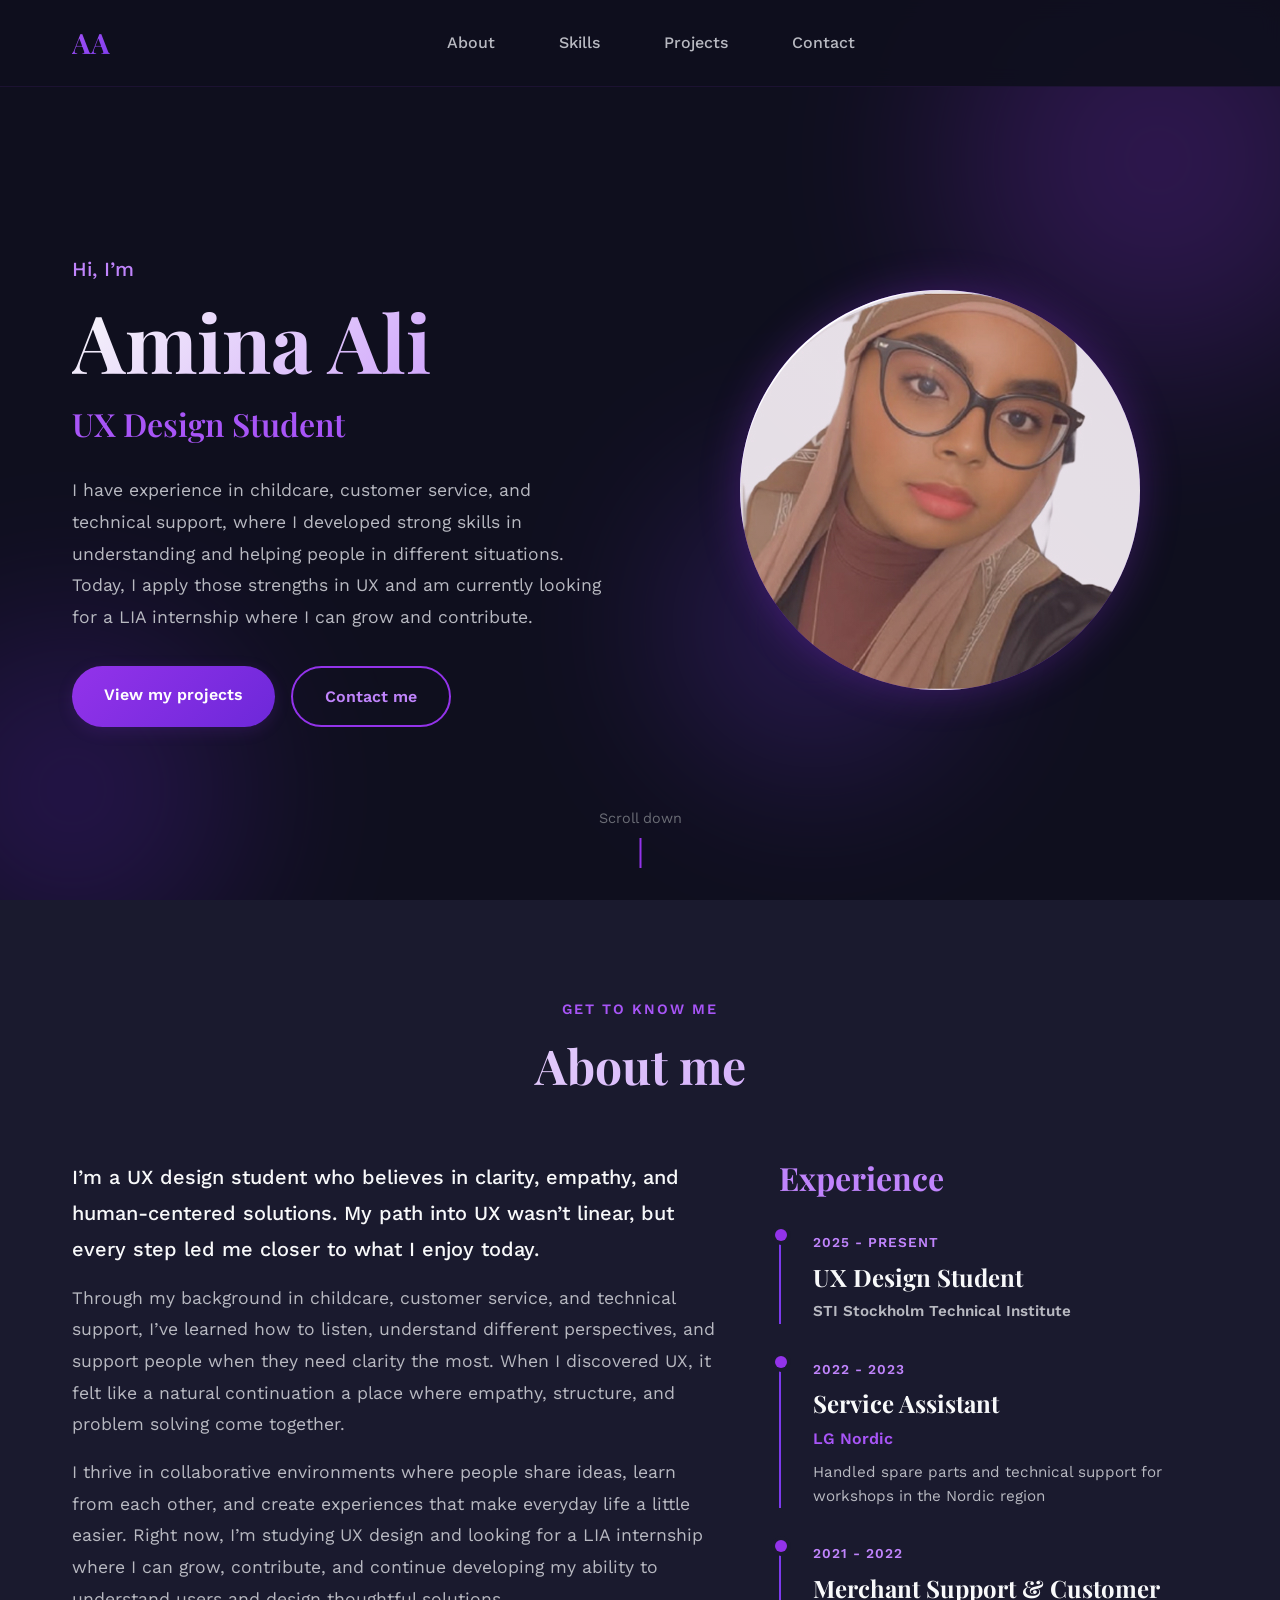
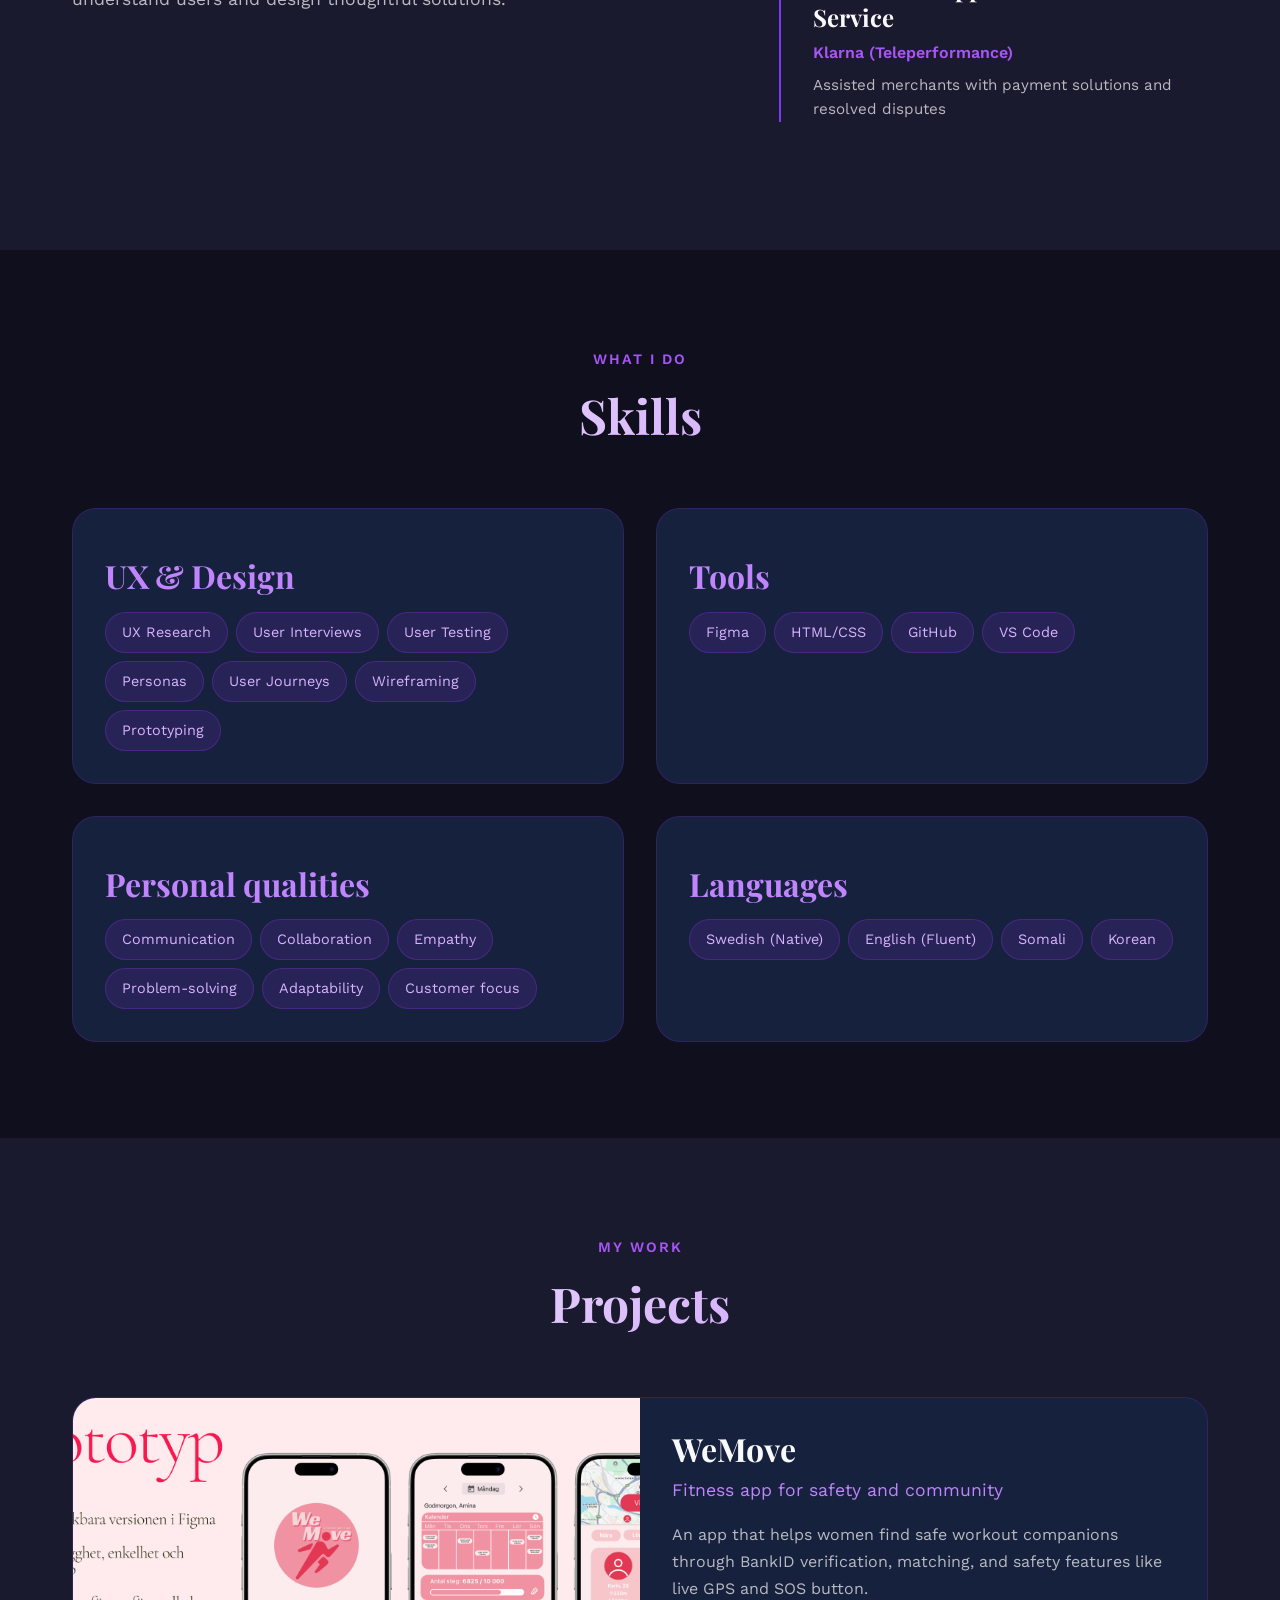
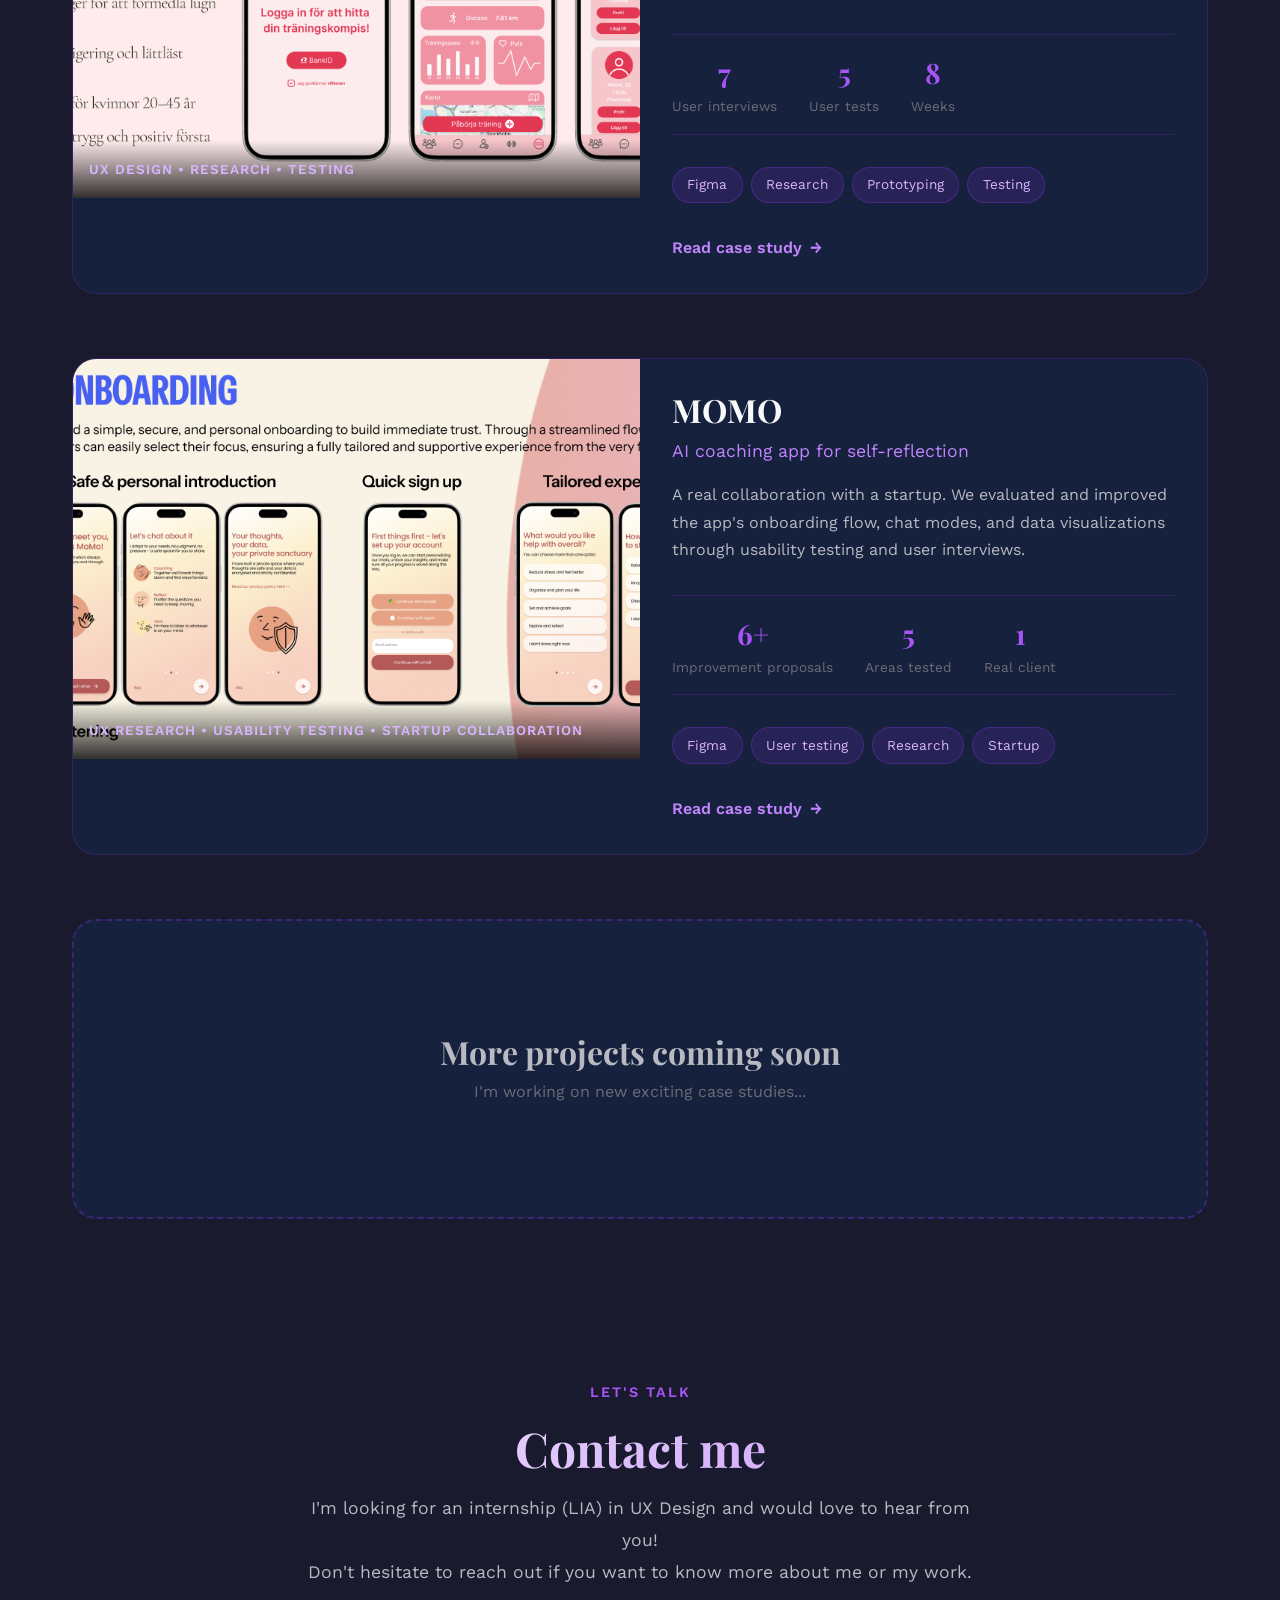
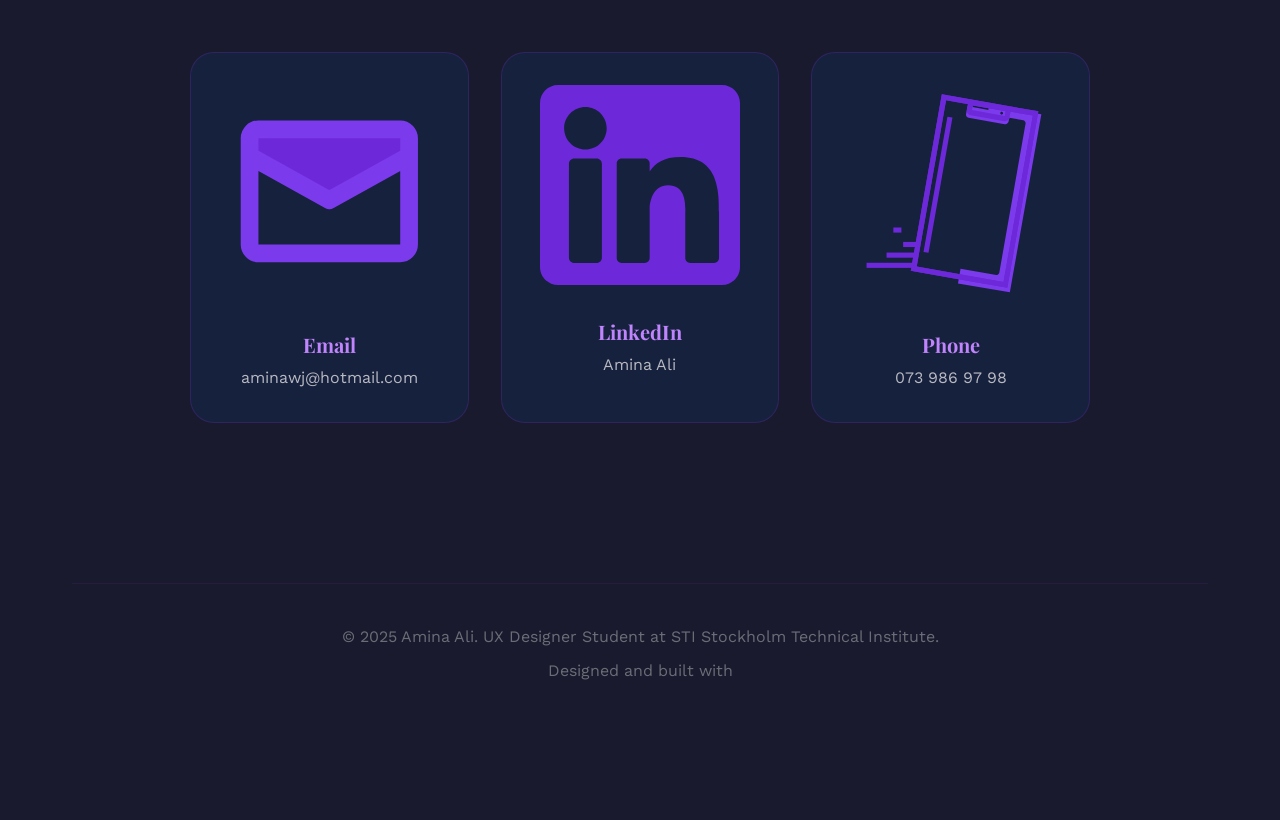
<file: index.html>
<!DOCTYPE html>
<html lang="en">
<head>
    <meta charset="UTF-8">
    <meta name="viewport" content="width=device-width, initial-scale=1.0">
    <title>Amina Ali - UX Designer Portfolio</title>
    <link rel="stylesheet" href="style.css">
    
    <!-- Google Fonts -->
    <link rel="preconnect" href="https://fonts.googleapis.com">
    <link rel="preconnect" href="https://fonts.gstatic.com" crossorigin>
    <link href="https://fonts.googleapis.com/css2?family=Playfair+Display:wght@400;600;700&family=Work+Sans:wght@300;400;500;600&display=swap" rel="stylesheet">
</head>
<body>

    <!-- NAVIGATION -->
    <!-- Sticky menu that follows when you scroll -->
    <nav class="navbar">
        <div class="nav-container">
            <a href="#home" class="nav-logo">AA</a>
            <ul class="nav-menu">
                <li><a href="#about" class="nav-link">About</a></li>
                <li><a href="#skills" class="nav-link">Skills</a></li>
                <li><a href="#projects" class="nav-link">Projects</a></li>
                <li><a href="#contact" class="nav-link">Contact</a></li>
            </ul>
            <!-- Dark mode toggle placeholder (can be added with JS later) -->
            <div class="theme-toggle">
                <span class="theme-icon"><svg viewBox="0 0 48 48" xmlns="http://www.w3.org/2000/svg" fill="#000000"><g id="SVGRepo_bgCarrier" stroke-width="0"></g><g id="SVGRepo_tracerCarrier" stroke-linecap="round" stroke-linejoin="round"></g><g id="SVGRepo_iconCarrier"> <title>dark-mode</title> <g id="Layer_2" data-name="Layer 2"> <g id="Icons"> <g> <rect width="48" height="48" fill="none"></rect> <g> <path d="M14,24A10,10,0,0,0,24,34V14A10,10,0,0,0,14,24Z"></path> <path d="M24,2A22,22,0,1,0,46,24,21.9,21.9,0,0,0,24,2ZM6,24A18.1,18.1,0,0,1,24,6v8a10,10,0,0,1,0,20v8A18.1,18.1,0,0,1,6,24Z"></path> </g> </g> </g> </g> </g></svg></span>
            </div>
        </div>
    </nav>
<section id="home" class="hero">
    <div class="hero-background">
        <div class="gradient-orb orb-1"></div>
        <div class="gradient-orb orb-2"></div>
        <div class="gradient-orb orb-3"></div>
    </div>

    <div class="hero-content">
        <div class="hero-text">
            <p class="hero-greeting">Hi, I’m</p>
            <h1 class="hero-name">Amina Ali</h1>
            <h2 class="hero-title">UX Design Student</h2>

            <p class="hero-description">
                I have experience in childcare, customer service, and technical support, where I developed strong skills 
                in understanding and helping people in different situations. Today, I apply those strengths in UX and am 
                currently looking for a LIA internship where I can grow and contribute.
            </p>

            <div class="hero-cta">
                <a href="#projects" class="btn btn-primary">View my projects</a>
                <a href="#contact" class="btn btn-secondary">Contact me</a>
            </div>
        </div>

        <div class="hero-image">
            <div class="image-container">
                <div class="placeholder-circle">
                    <img src="images/Ellipse 2.jpg" alt="Amina Ali">
                </div>
            </div>
        </div>
    </div>

    <div class="scroll-indicator">
        <span>Scroll down</span>
        <div class="scroll-arrow"></div>
    </div>
</section>



    <!-- ABOUT SECTION -->
    <!-- About me section -->
    <section id="about" class="about">
        <div class="container">
            <div class="section-header">
                <span class="section-label">Get to know me</span>
                <h2 class="section-title">About me</h2>
            </div>
            
            <div class="about-content">
                <div class="about-text">
                    <p class="lead-text">
                  I’m a UX design student who believes in clarity, empathy, and human‑centered solutions.
                My path into UX wasn’t linear, but every step led me closer to what I enjoy today.</p>

                <p>Through my background in childcare, customer service, and technical support, I’ve learned how to listen,
                understand different perspectives, and support people when they need clarity the most. When I discovered UX,
                it felt like a natural continuation a place where empathy, structure, and problem solving come together.</p>

                <p>I thrive in collaborative environments where people share ideas, learn from each other, and create experiences
                that make everyday life a little easier. Right now, I’m studying UX design and looking for a LIA internship where
                I can grow, contribute, and continue developing my ability to understand users and design thoughtful solutions.</p>
                </div>
                
                <!-- Experience -->
                <div class="experience-timeline">
                    <h3>Experience</h3>
                    
                    <div class="timeline-item">
                        <div class="timeline-marker"></div>
                        <div class="timeline-content">
                            <span class="timeline-date">2025 - Present</span>
                            <h4>UX Design Student</h4>
                            <p class="timeline-company">STI Stockholm Technical Institute</p>
                        </div>
                    </div>
                    
                    <div class="timeline-item">
                        <div class="timeline-marker"></div>
                        <div class="timeline-content">
                            <span class="timeline-date">2022 - 2023</span>
                            <h4>Service Assistant</h4>
                            <p class="timeline-company">LG Nordic</p>
                            <p>Handled spare parts and technical support for workshops in the Nordic region</p>
                        </div>
                    </div>
                    
                    <div class="timeline-item">
                        <div class="timeline-marker"></div>
                        <div class="timeline-content">
                            <span class="timeline-date">2021 - 2022</span>
                            <h4>Merchant Support & Customer Service</h4>
                            <p class="timeline-company">Klarna (Teleperformance)</p>
                            <p>Assisted merchants with payment solutions and resolved disputes</p>
                        </div>
                    </div>
                </div>
            </div>
        </div>
    </section>

    <!-- SKILLS SECTION -->
    <!-- Skills -->
    <section id="skills" class="skills">
        <div class="container">
            <div class="section-header">
                <span class="section-label">What I do</span>
                <h2 class="section-title">Skills</h2>
            </div>
            
            <div class="skills-grid">
                <!-- UX/Design Skills -->
                <div class="skill-category">
                    <div class="category-icon"></div>
                    <h3>UX & Design</h3>
                    <div class="skill-tags">
                        <span class="skill-tag">UX Research</span>
                        <span class="skill-tag">User Interviews</span>
                        <span class="skill-tag">User Testing</span>
                        <span class="skill-tag">Personas</span>
                        <span class="skill-tag">User Journeys</span>
                        <span class="skill-tag">Wireframing</span>
                        <span class="skill-tag">Prototyping</span>
                    </div>
                </div>
                
                <!-- Tools -->
                <div class="skill-category">
                    <div class="category-icon"></div>
                    <h3>Tools</h3>
                    <div class="skill-tags">
                        <span class="skill-tag">Figma</span>
                        <span class="skill-tag">HTML/CSS</span>
                        <span class="skill-tag">GitHub</span>
                        <span class="skill-tag">VS Code</span>
                    </div>
                </div>
                
                <!-- Soft Skills -->
                <div class="skill-category">
                    <div class="category-icon"></div>
                    <h3>Personal qualities</h3>
                    <div class="skill-tags">
                        <span class="skill-tag">Communication</span>
                        <span class="skill-tag">Collaboration</span>
                        <span class="skill-tag">Empathy</span>
                        <span class="skill-tag">Problem-solving</span>
                        <span class="skill-tag">Adaptability</span>
                        <span class="skill-tag">Customer focus</span>
                    </div>
                </div>
                
                <!-- Languages -->
                <div class="skill-category">
                    <div class="category-icon"></div>
                    <h3>Languages</h3>
                    <div class="skill-tags">
                        <span class="skill-tag">Swedish (Native)</span>
                        <span class="skill-tag">English (Fluent)</span>
                        <span class="skill-tag">Somali</span>
                        <span class="skill-tag">Korean</span>
                    </div>
                </div>
            </div>
        </div>
    </section>

    <!-- PROJECTS SECTION -->
    <!-- Projects in grid format -->
    <section id="projects" class="projects">
        <div class="container">
            <div class="section-header">
                <span class="section-label">My work</span>
                <h2 class="section-title">Projects</h2>
            </div>
            
            <div class="projects-grid">
                
                <article class="project-card featured">
                    <div class="project-image">
                        <img src="images/App prortyp.png" alt="WeMove app design prototype" />
                        <div class="project-overlay">
                            <span class="project-category">UX Design • Research • Testing</span>
                        </div>
                    </div>
                    
                    <div class="project-content">
                        <h3 class="project-title">WeMove</h3>
                        <p class="project-subtitle">Fitness app for safety and community</p>
                        
                        <p class="project-description">
                            An app that helps women find safe workout companions through BankID verification, 
                            matching, and safety features like live GPS and SOS button.
                        </p>
                        
                        <div class="project-stats">
                            <div class="stat">
                                <span class="stat-number">7</span>
                                <span class="stat-label">User interviews</span>
                            </div>
                            <div class="stat">
                                <span class="stat-number">5</span>
                                <span class="stat-label">User tests</span>
                            </div>
                            <div class="stat">
                                <span class="stat-number">8</span>
                                <span class="stat-label">Weeks</span>
                            </div>
                        </div>
                        
                        <div class="project-tags">
                            <span class="tag">Figma</span>
                            <span class="tag">Research</span>
                            <span class="tag">Prototyping</span>
                            <span class="tag">Testing</span>
                        </div>
                        
                        <a href="wemove-case-study.html" class="project-link">
                            Read case study <span class="arrow">→</span>
                        </a>
                    </div>
                </article>
                <!-- 
====================================================
  LÄGG TILL DETTA i index.html, inuti .projects-grid
  Ersätt den nuvarande "coming-soon" artikel-taggen med detta:
====================================================
-->

<!-- MOMO PROJECT CARD -->
<article class="project-card featured">
    <div class="project-image">
        <!-- Byt ut mot en skärmdump från Figma/presentationen när du har den -->
        <div style="width:100%;height:100%;background:linear-gradient(135deg,#3B1F6B,#6D28D9);display:flex;align-items:center;justify-content:center;">
            <img src="images/task momo.png" alt="MOMO app design" style="width:100%;height:100%;object-fit:cover;">
        </div>
        <div class="project-overlay">
            <span class="project-category">UX Research • Usability Testing • Startup collaboration</span>
        </div>
    </div>

    <div class="project-content">
        <h3 class="project-title">MOMO</h3>
        <p class="project-subtitle">AI coaching app for self-reflection</p>

        <p class="project-description">
            A real collaboration with a startup. We evaluated and improved the app's onboarding flow, 
            chat modes, and data visualizations through usability testing and user interviews.
        </p>

        <div class="project-stats">
            <div class="stat">
                <span class="stat-number">6+</span>
                <span class="stat-label">Improvement proposals</span>
            </div>
            <div class="stat">
                <span class="stat-number">5</span>
                <span class="stat-label">Areas tested</span>
            </div>
            <div class="stat">
                <span class="stat-number">1</span>
                <span class="stat-label">Real client</span>
            </div>
        </div>

        <div class="project-tags">
            <span class="tag">Figma</span>
            <span class="tag">User testing</span>
            <span class="tag">Research</span>
            <span class="tag">Startup</span>
        </div>

        <a href="momo-case-study.html" class="project-link">
            Read case study <span class="arrow">→</span>
        </a>
    </div>
</article>

<!-- Placeholder för framtida projekt -->
<article class="project-card coming-soon">
    <div class="coming-soon-content">
        <div class="coming-soon-icon"></div>
        <h3>More projects coming soon</h3>
        <p>I'm working on new exciting case studies...</p>
    </div>
</article>
                

    <!-- CONTACT SECTION -->
    <!-- Contact -->
    <section id="contact" class="contact">
        <div class="container">
            <div class="section-header centered">
                <span class="section-label">Let's talk</span>
                <h2 class="section-title">Contact me</h2>
                <p class="section-description">
                    I'm looking for an internship (LIA) in UX Design and would love to hear from you!<br>
                    Don't hesitate to reach out if you want to know more about me or my work.
                </p>
            </div>
            
            <div class="contact-cards">
                <a href="mailto:aminawj@hotmail.com" class="contact-card">
                    <div class="contact-icon"><svg fill="#000000" viewBox="0 0 24 24" id="mail" data-name="Flat Line" xmlns="http://www.w3.org/2000/svg" class="icon flat-line"><g id="SVGRepo_bgCarrier" stroke-width="0"></g><g id="SVGRepo_tracerCarrier" stroke-linecap="round" stroke-linejoin="round"></g><g id="SVGRepo_iconCarrier"><path id="secondary" d="M21,6V8l-9,5L3,8V6A1,1,0,0,1,4,5H20A1,1,0,0,1,21,6Z" style="fill: #6D28D9; stroke-width: 2;"></path><path id="primary" d="M20,19H4a1,1,0,0,1-1-1V6A1,1,0,0,1,4,5H20a1,1,0,0,1,1,1V18A1,1,0,0,1,20,19ZM20,5H4A1,1,0,0,0,3,6V8l9,5,9-5V6A1,1,0,0,0,20,5Z" style="fill: none; stroke: #7C3AED; stroke-linecap: round; stroke-linejoin: round; stroke-width: 2;"></path></g></svg></div>
                    <h3>Email</h3>
                    <p>aminawj@hotmail.com</p>
                </a>
                
                <a href="https://www.linkedin.com/in/aminaali-397787257" target="_blank" class="contact-card">
                    <div class="contact-icon"><svg height="200px" width="200px" version="1.1" id="Layer_1" xmlns="http://www.w3.org/2000/svg" xmlns:xlink="http://www.w3.org/1999/xlink" viewBox="0 0 382 382" xml:space="preserve" fill="#000000"><g id="SVGRepo_bgCarrier" stroke-width="0"></g><g id="SVGRepo_tracerCarrier" stroke-linecap="round" stroke-linejoin="round"></g><g id="SVGRepo_iconCarrier"> <path style="fill:#6D28D9;" d="M347.445,0H34.555C15.471,0,0,15.471,0,34.555v312.889C0,366.529,15.471,382,34.555,382h312.889 C366.529,382,382,366.529,382,347.444V34.555C382,15.471,366.529,0,347.445,0z M118.207,329.844c0,5.554-4.502,10.056-10.056,10.056 H65.345c-5.554,0-10.056-4.502-10.056-10.056V150.403c0-5.554,4.502-10.056,10.056-10.056h42.806 c5.554,0,10.056,4.502,10.056,10.056V329.844z M86.748,123.432c-22.459,0-40.666-18.207-40.666-40.666S64.289,42.1,86.748,42.1 s40.666,18.207,40.666,40.666S109.208,123.432,86.748,123.432z M341.91,330.654c0,5.106-4.14,9.246-9.246,9.246H286.73 c-5.106,0-9.246-4.14-9.246-9.246v-84.168c0-12.556,3.683-55.021-32.813-55.021c-28.309,0-34.051,29.066-35.204,42.11v97.079 c0,5.106-4.139,9.246-9.246,9.246h-44.426c-5.106,0-9.246-4.14-9.246-9.246V149.593c0-5.106,4.14-9.246,9.246-9.246h44.426 c5.106,0,9.246,4.14,9.246,9.246v15.655c10.497-15.753,26.097-27.912,59.312-27.912c73.552,0,73.131,68.716,73.131,106.472 L341.91,330.654L341.91,330.654z"></path> </g></svg></div>
                    <h3>LinkedIn</h3>
                    <p>Amina Ali</p>
                </a>
                
                <a href="tel:0739869798" class="contact-card">
                    <div class="contact-icon"><svg viewBox="0 0 50 50" id="Message_And_Communication_Icons" version="1.1" xml:space="preserve" xmlns="http://www.w3.org/2000/svg" xmlns:xlink="http://www.w3.org/1999/xlink" fill="#000000"><g id="SVGRepo_bgCarrier" stroke-width="0"></g><g id="SVGRepo_tracerCarrier" stroke-linecap="round" stroke-linejoin="round"></g><g id="SVGRepo_iconCarrier"> <g> <g> <g> <g> <g> <g> <path d="M34.1,4.8l-0.3,2l8.4,1.5c0.3,0.1,0.5,0.4,0.5,0.7l-6.2,35.2c-0.1,0.3-0.4,0.5-0.7,0.5 l-8.4-1.5l-0.6,3.5L39,48.7l7.4-41.8L34.1,4.8z M37,7c-0.2,0-0.3-0.2-0.3-0.4c0-0.2,0.2-0.3,0.4-0.3c0.2,0,0.3,0.2,0.3,0.4 S37.2,7,37,7z" style="fill:#7C3AED;"></path> </g> </g> </g> </g> <g> <g> <path d="M38.4,47.7l-22.7-4L23,2.2l22.7,4L38.4,47.7z M17.1,42.7l20.4,3.6l6.9-39.1L24,3.6L17.1,42.7z" style="fill:#6D28D9;"></path> </g> </g> <g> <g> <path d="M38.4,47.7l-22.7-4L23,2.2l22.7,4L38.4,47.7z M17.1,42.7l20.4,3.6l6.9-39.1L24,3.6L17.1,42.7z" style="fill:#6D28D9;"></path> </g> </g> <g> <g> <path d="M37.9,8.5c-0.1,0-0.1,0-0.2,0h0l-7.9-1.4c-0.3,0-0.5-0.2-0.7-0.4s-0.2-0.5-0.2-0.8l0.4-2.4 l10,1.8l-0.4,2.4C38.9,8.1,38.4,8.5,37.9,8.5z M30.1,5.9l7.7,1.4L38,6.2l-7.7-1.4L30.1,5.9z" style="fill:#6D28D9;"></path> </g> </g> <g> <g> <path d="M38.8,6.7l-1.4-0.2c0,0.1,0.1,0.1,0,0.2C37.4,6.9,37.2,7,37,7c-0.2,0-0.3-0.2-0.3-0.4 c0-0.1,0.1-0.1,0.1-0.2L29.3,5C29.2,5,29,5.1,29,5.2l-0.3,1.6c-0.1,0.4,0.2,0.8,0.6,0.9l8.5,1.5c0.4,0.1,0.8-0.2,0.9-0.6L39,7 C39.1,6.9,39,6.7,38.8,6.7z" style="fill:#7C3AED;"></path> </g> </g> <g> <g> <path d="M37.9,8.5c-0.1,0-0.1,0-0.2,0h0l-7.9-1.4c-0.3,0-0.5-0.2-0.7-0.4s-0.2-0.5-0.2-0.8l0.4-2.4 l10,1.8l-0.4,2.4C38.9,8.1,38.4,8.5,37.9,8.5z M30.1,5.9l7.7,1.4L38,6.2l-7.7-1.4L30.1,5.9z" style="fill:#6D28D9;"></path> </g> </g> <g> <g> <rect height="32.3" style="fill:#6D28D9;" transform="matrix(0.9847 0.1742 -0.1742 0.9847 4.4173 -3.489)" width="1.2" x="21.5" y="7.3"></rect> </g> </g> </g> <g> <g> <rect height="1.2" style="fill:#6D28D9;" width="11.2" x="5.3" y="41.8"></rect> </g> </g> <g> <g> <rect height="1.2" style="fill:#6D28D9;" width="7" x="10" y="39.4"></rect> </g> </g> <g> <g> <rect height="1.2" style="fill:#6D28D9;" width="3.4" x="13.9" y="36.9"></rect> </g> </g> <g> <g> <rect height="1.2" style="fill:#6D28D9;" width="1.9" x="11.6" y="33.5"></rect> </g> </g> </g> </g></svg></div>
                    <h3>Phone</h3>
                    <p>073 986 97 98</p>
                </a>
            </div>
        </div>
    </section>

    <!-- FOOTER -->
    <footer class="footer">
        <div class="container">
            <p>&copy; 2025 Amina Ali. UX Designer Student at STI Stockholm Technical Institute.</p>
            <p class="footer-note">Designed and built with </p>
        </div>
    </footer>

    <!-- Scroll to top button can be added with JavaScript later -->
    
</body>
</html>
</file>
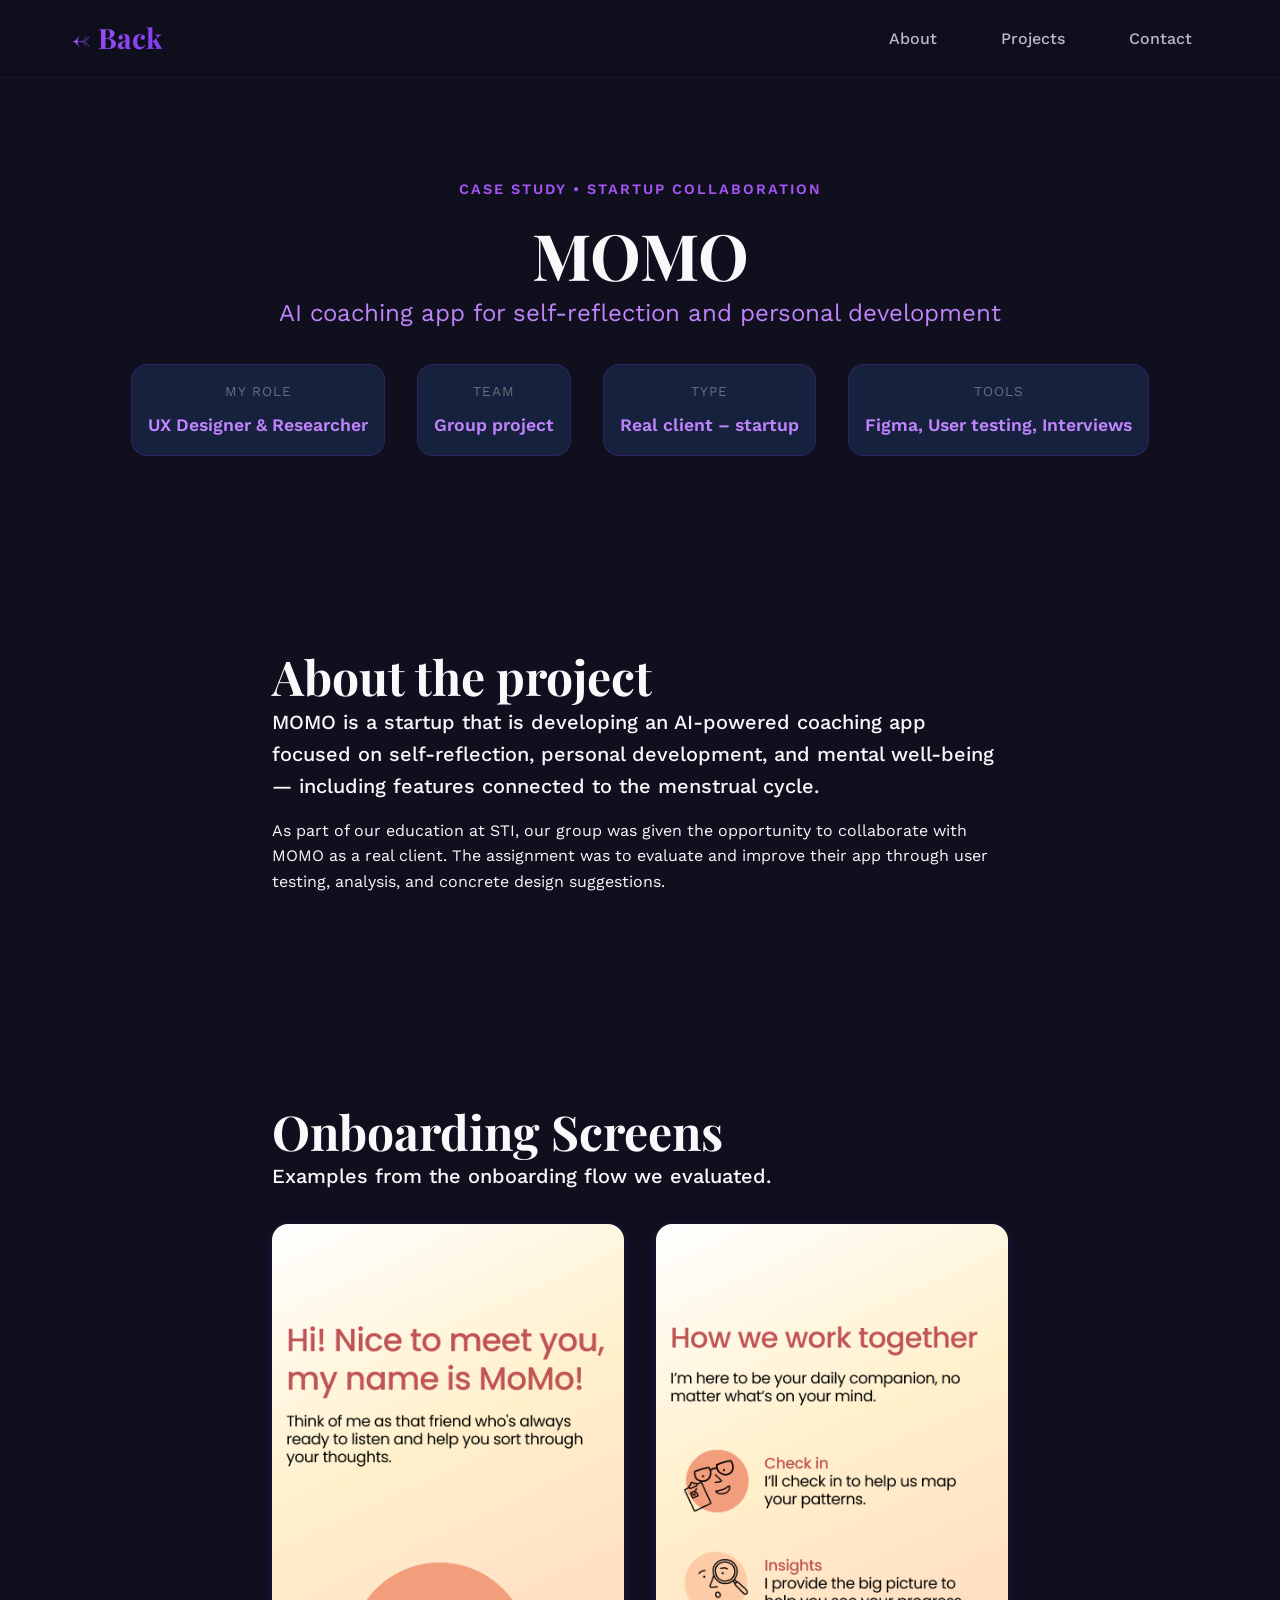
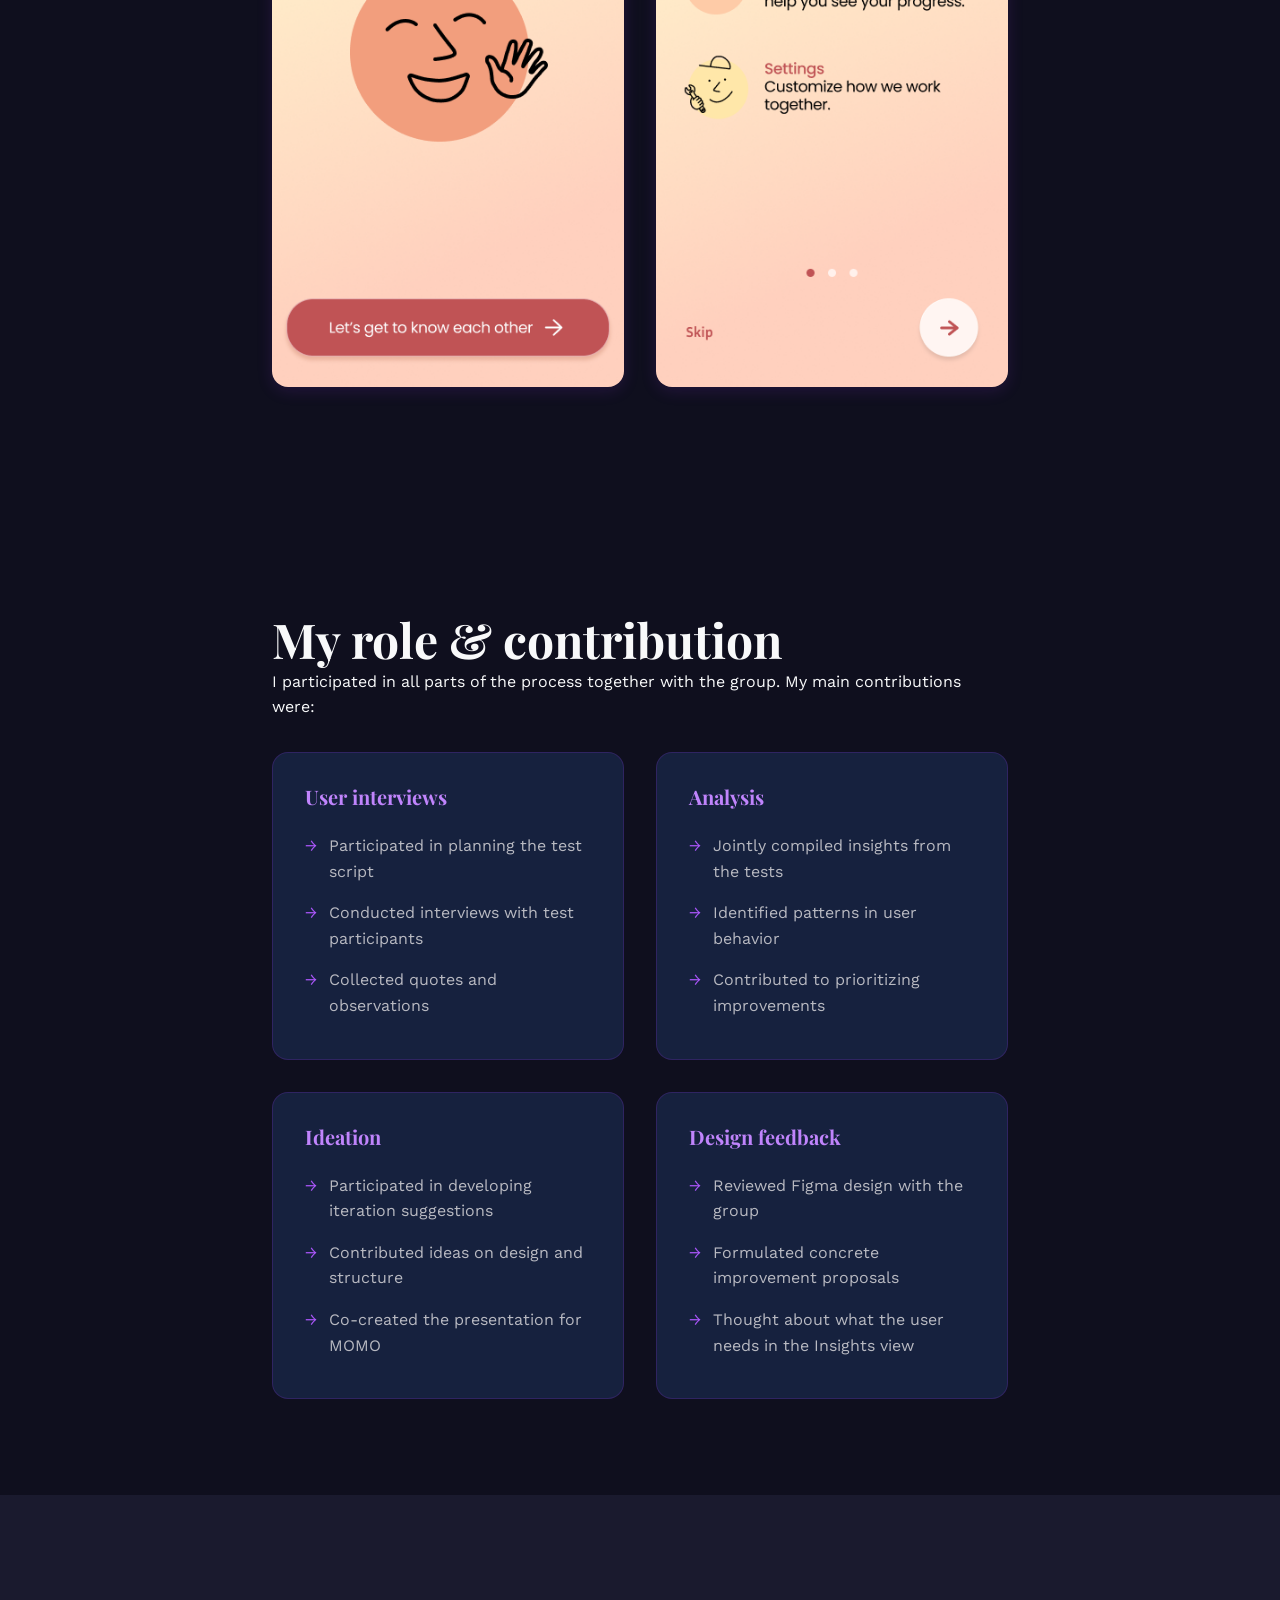
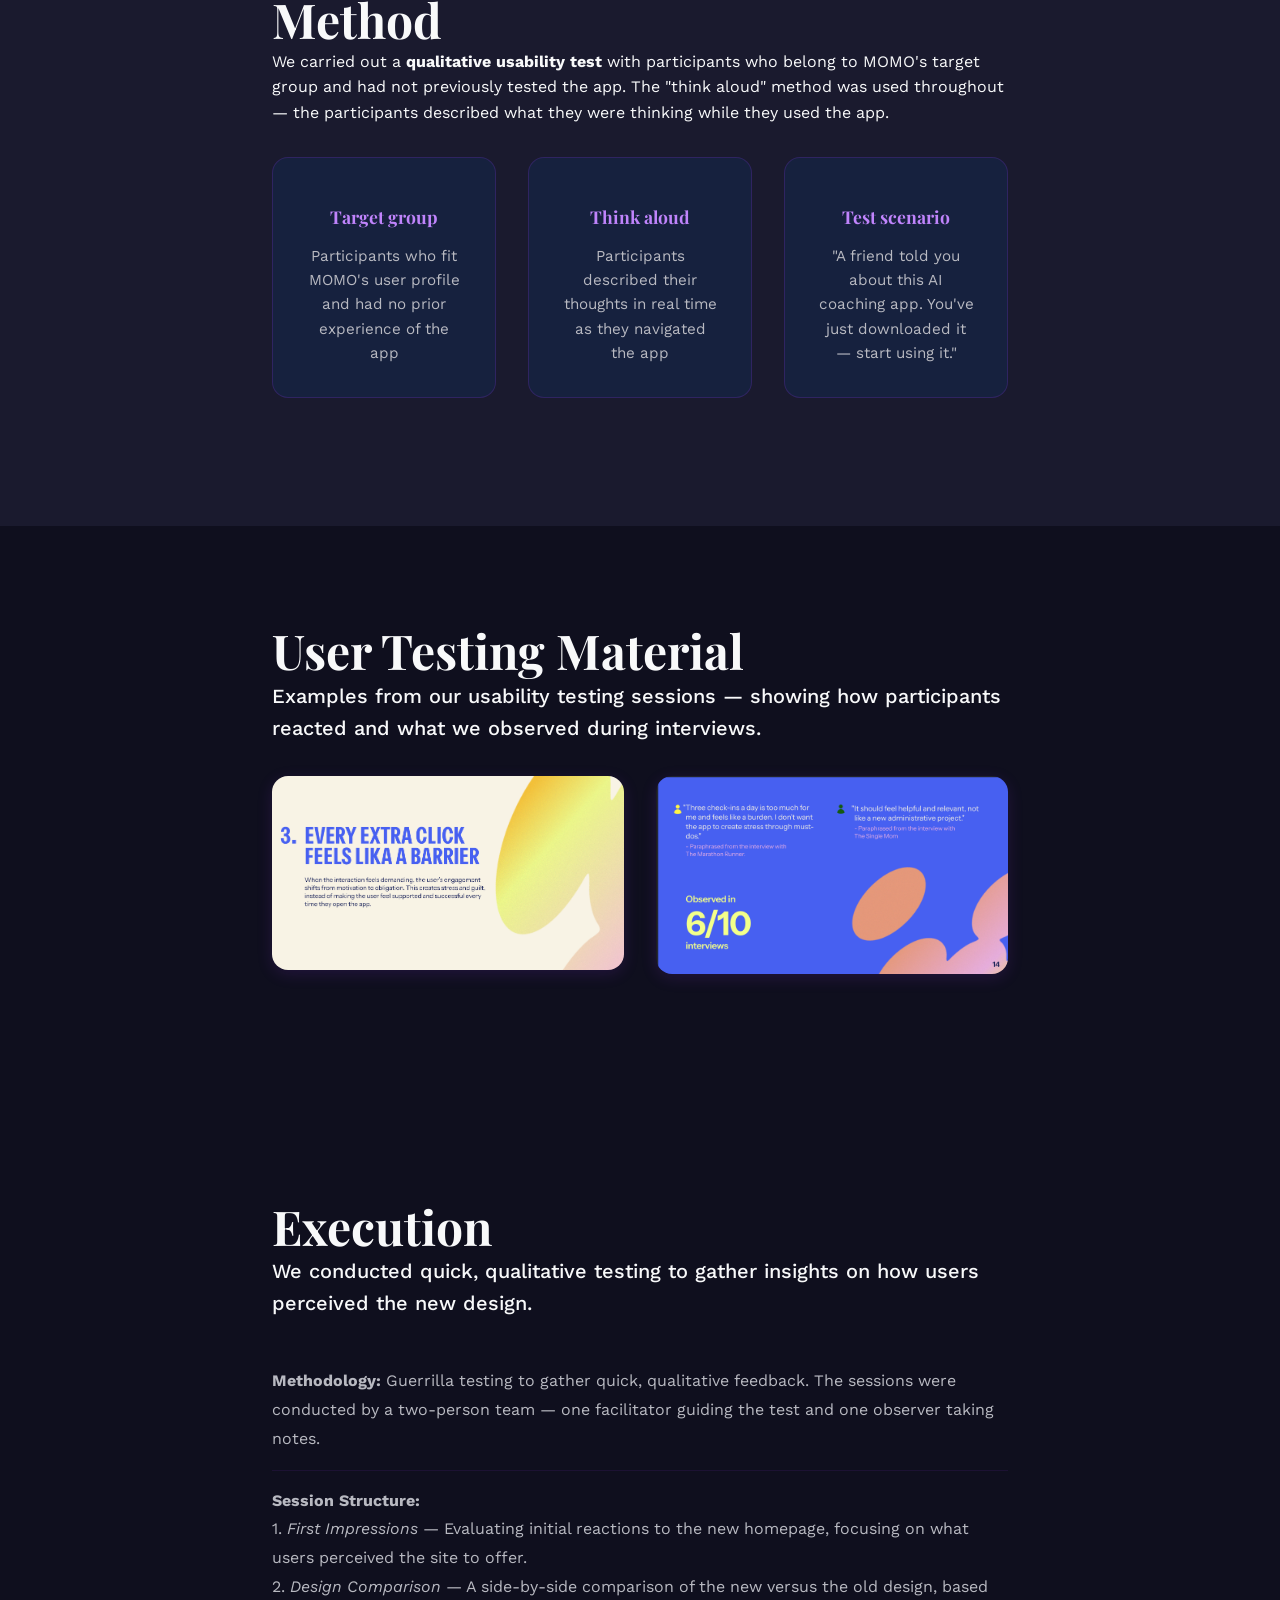
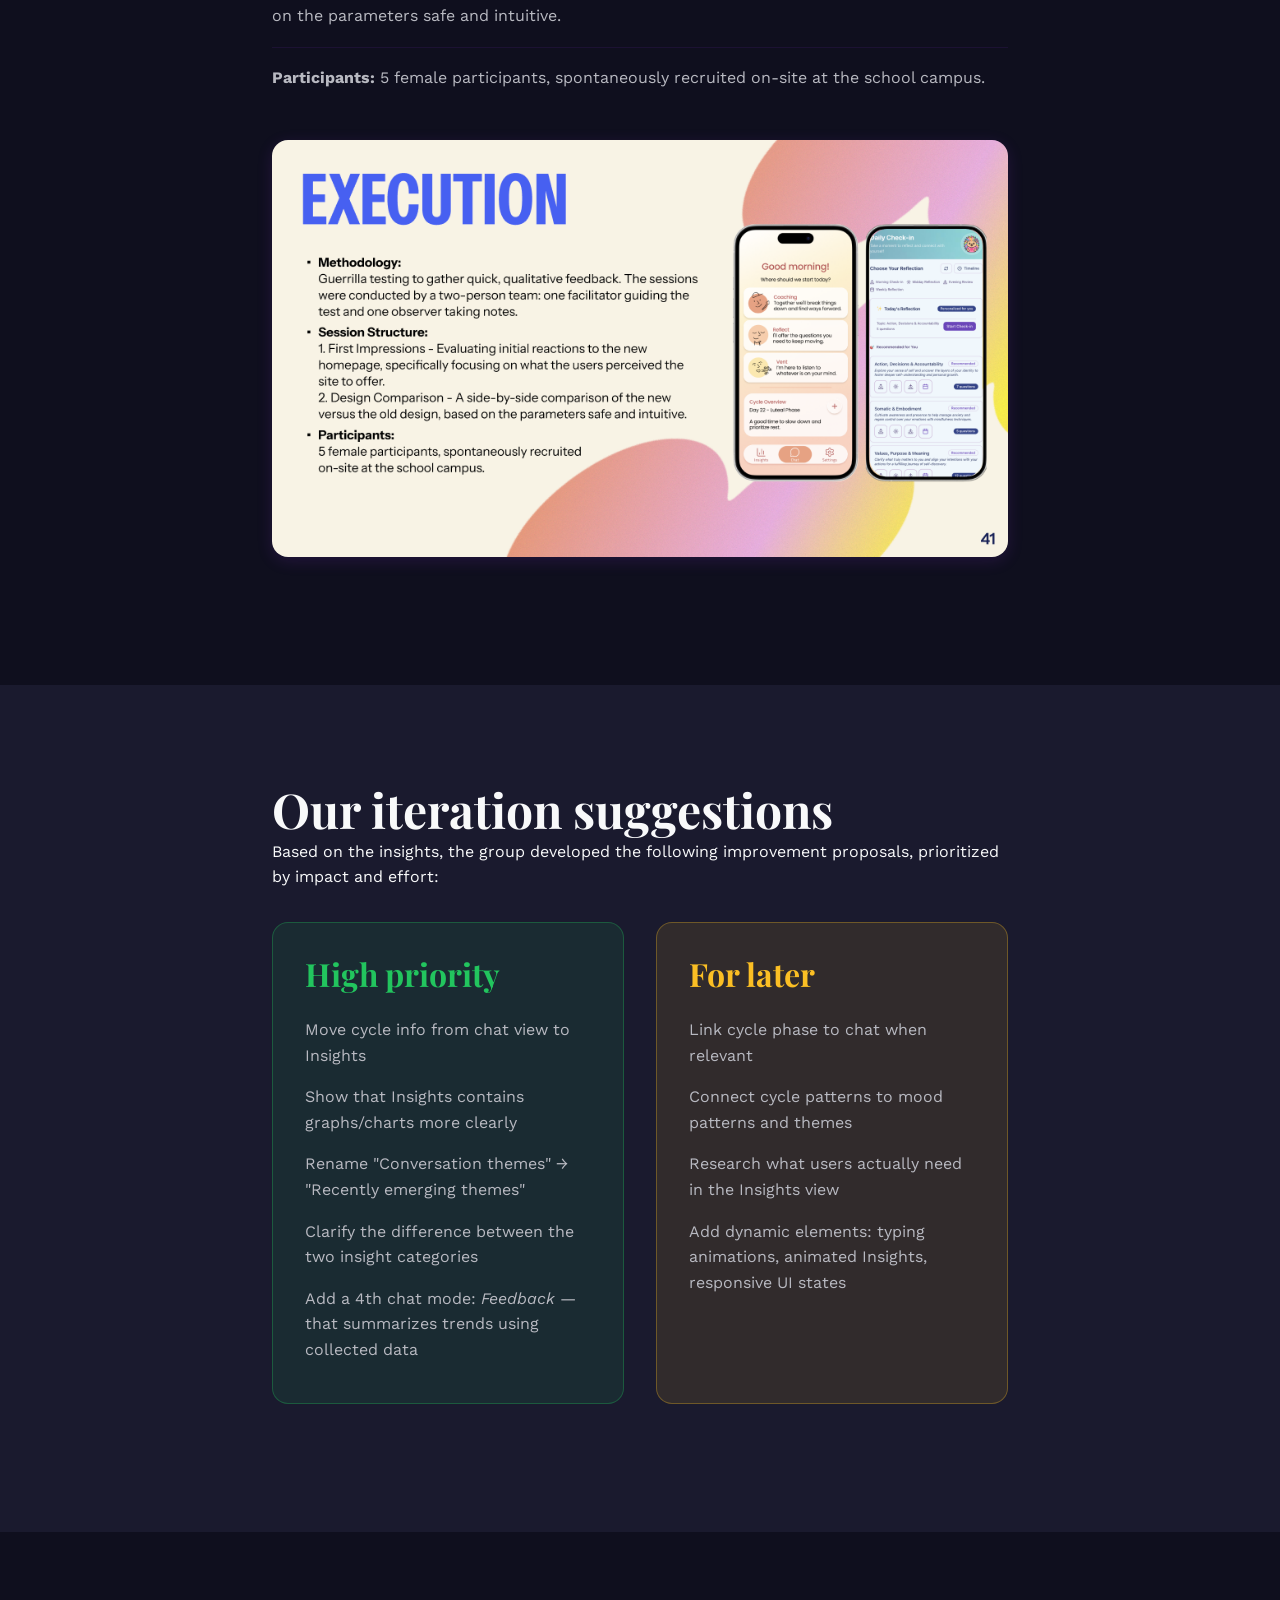
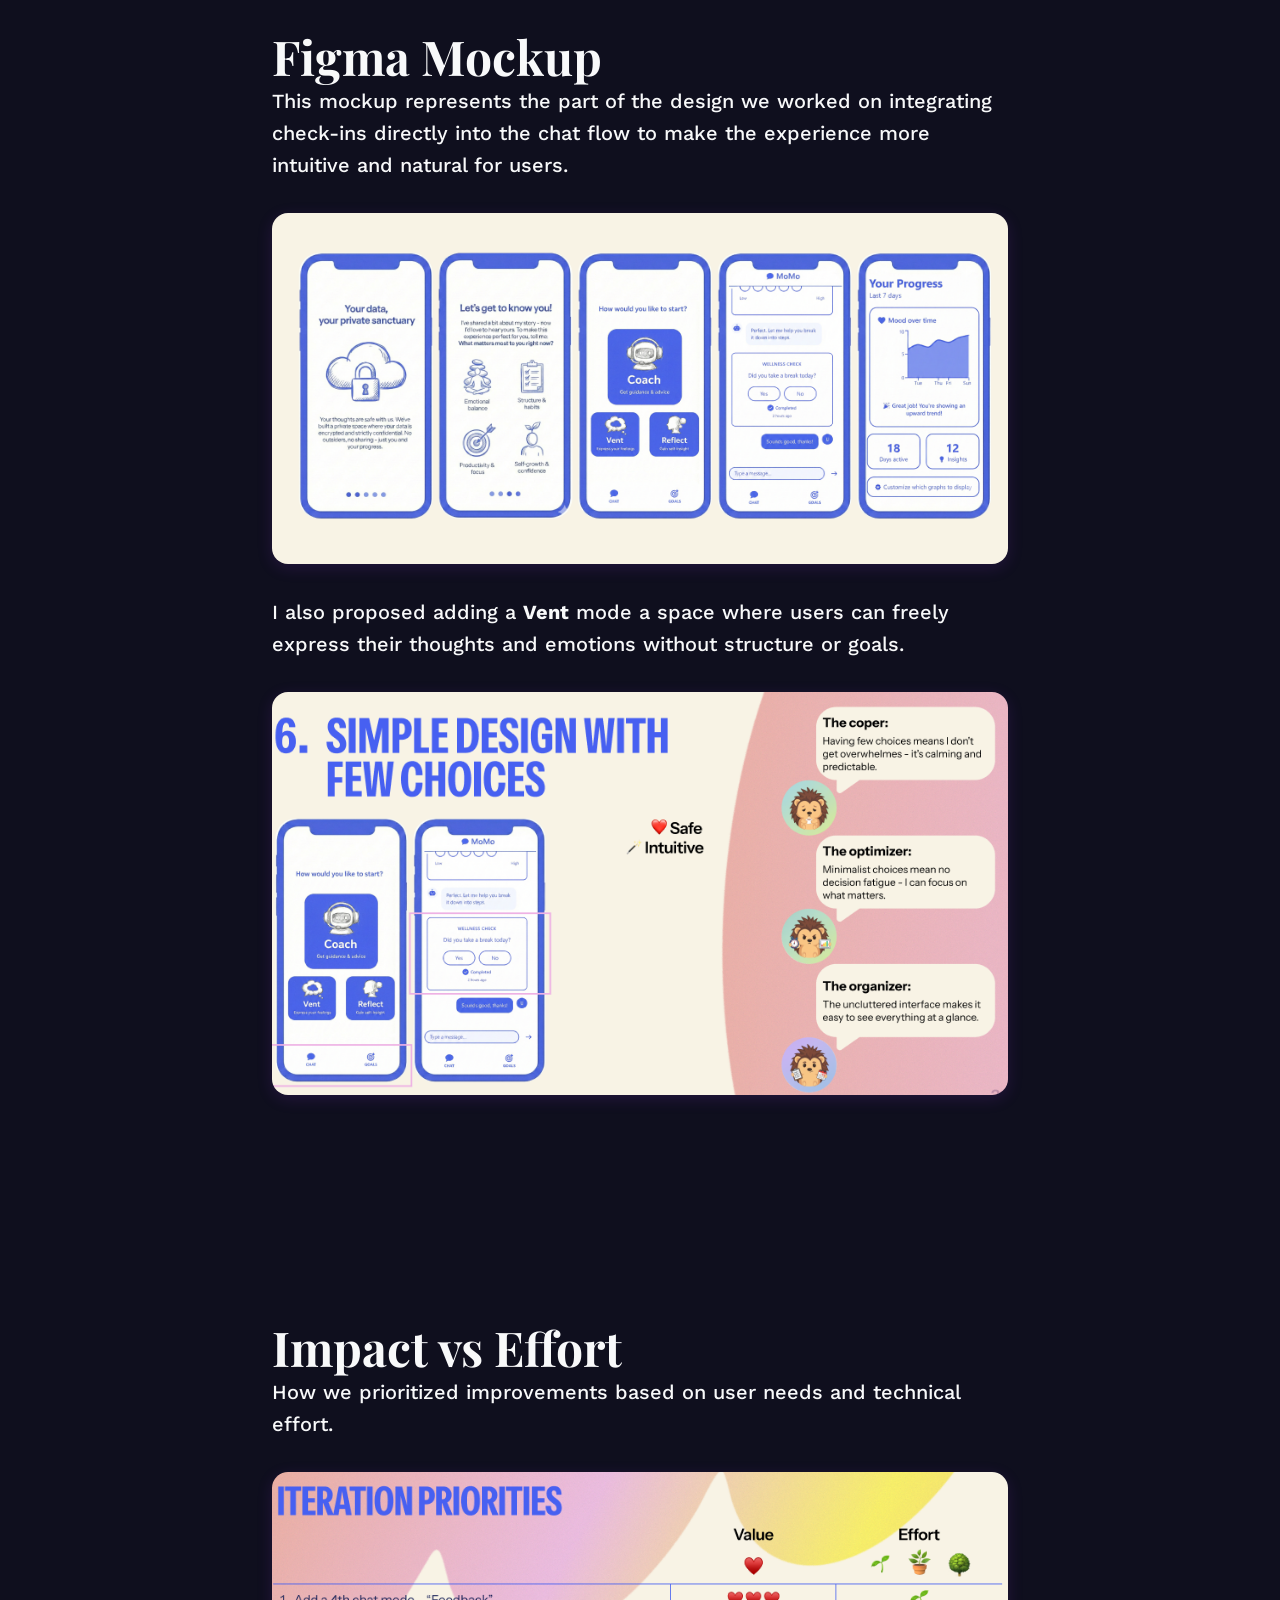
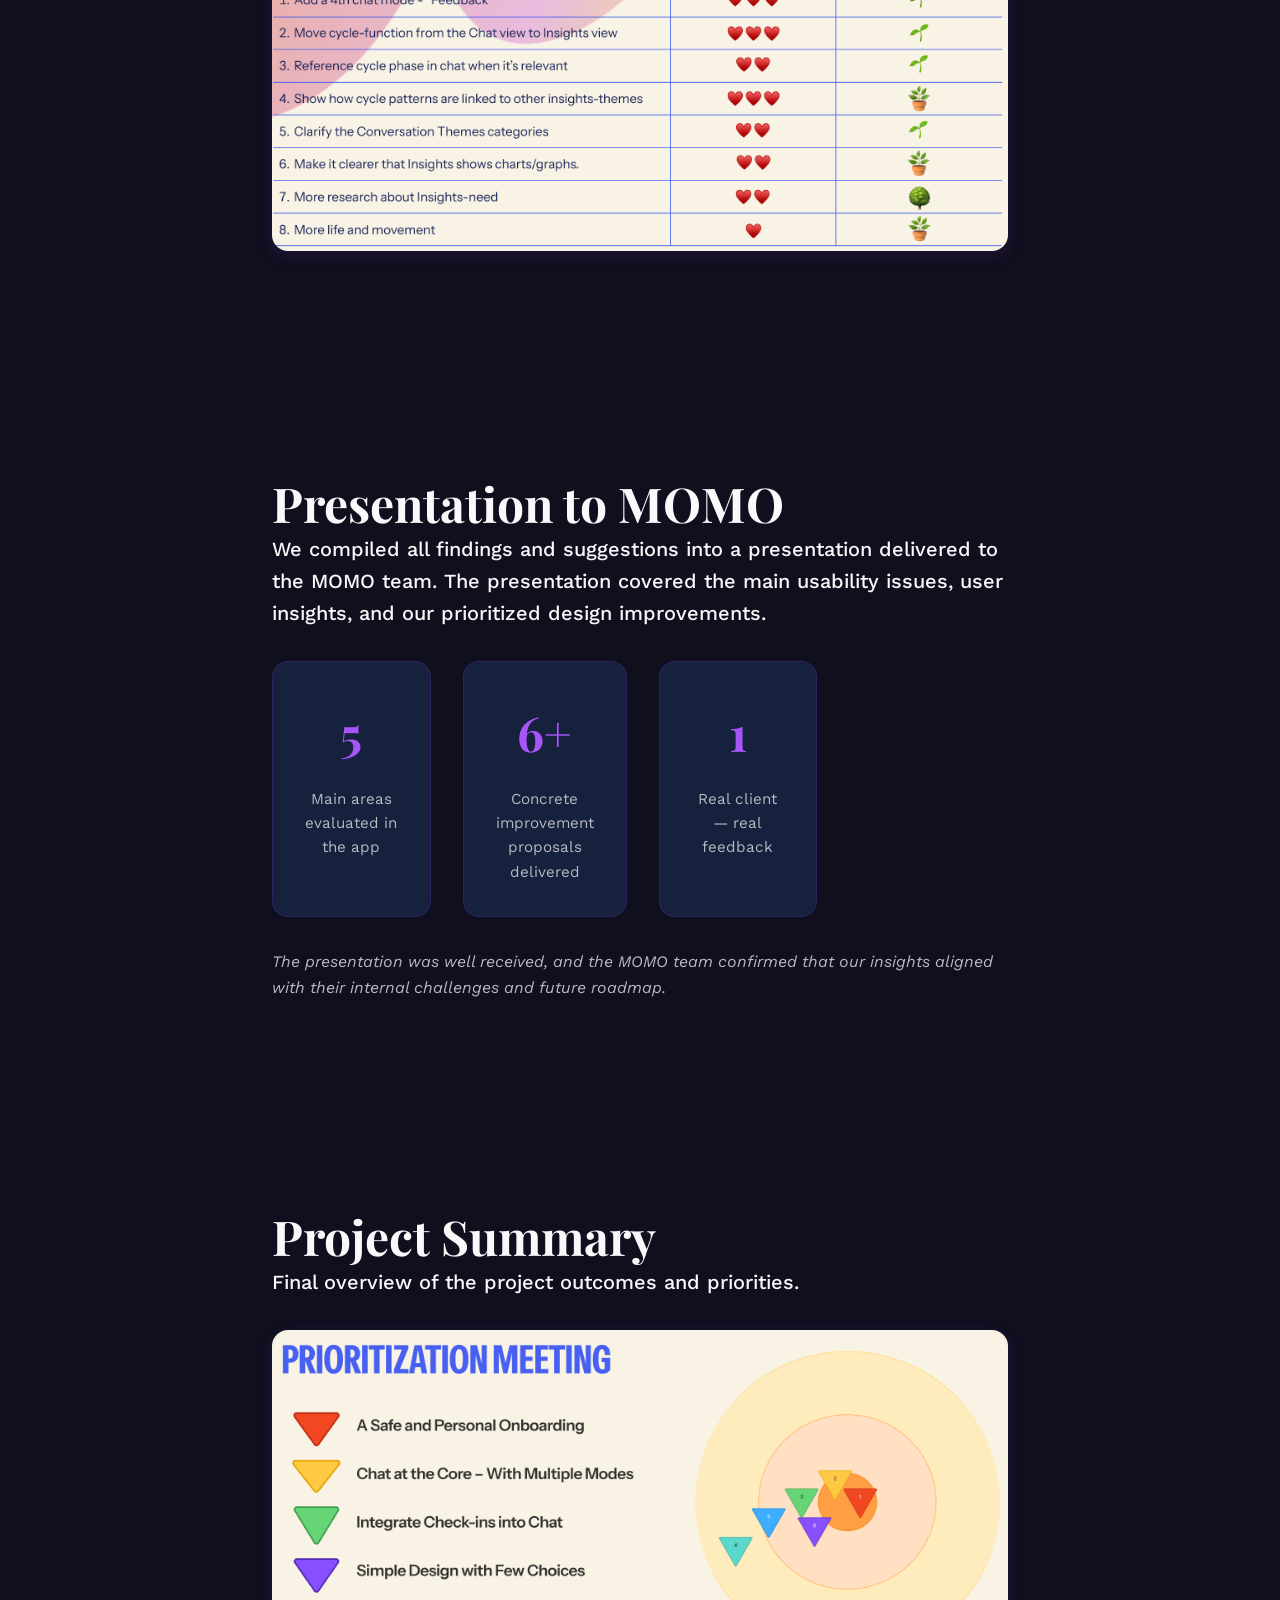
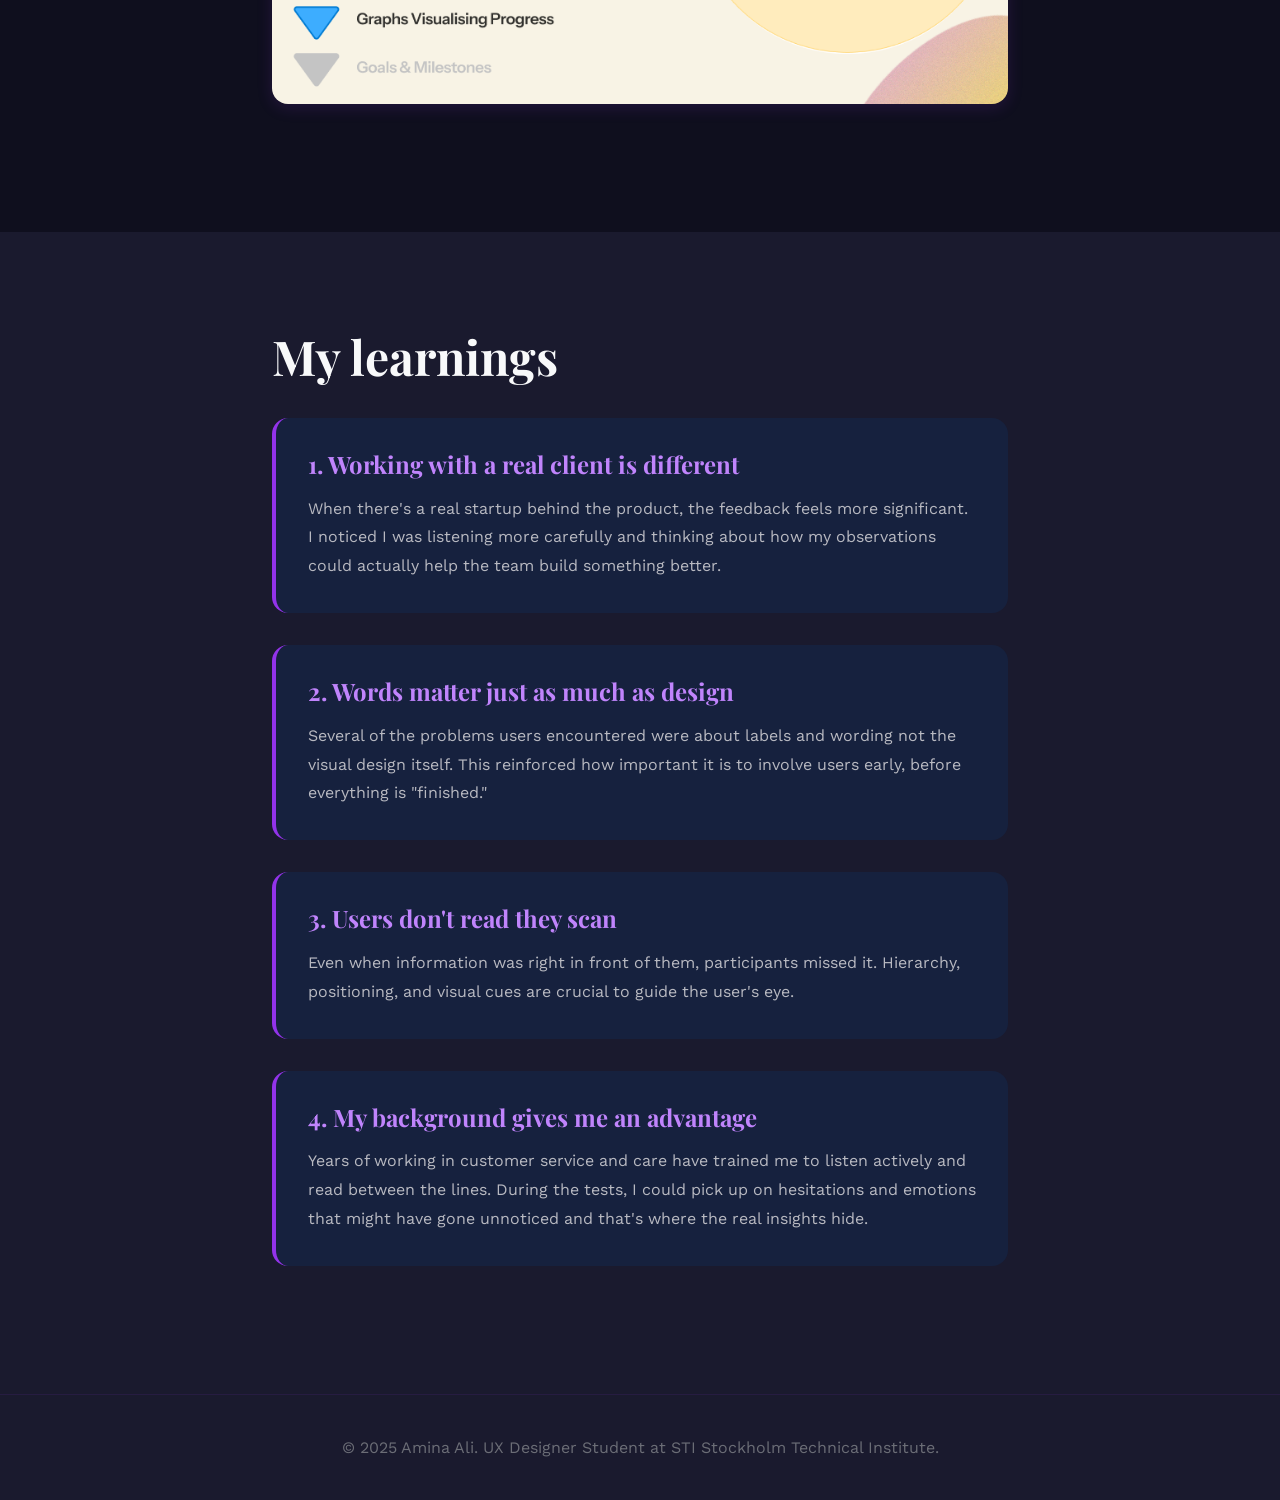
<file: momo-case-study.html>
<!DOCTYPE html>
<html lang="en">
<head>
    <meta charset="UTF-8">
    <meta name="viewport" content="width=device-width, initial-scale=1.0">
    <title>MOMO Case Study - Amina Ali</title>
    <link rel="stylesheet" href="style.css">
    <link rel="preconnect" href="https://fonts.googleapis.com">
    <link rel="preconnect" href="https://fonts.gstatic.com" crossorigin>
    <link href="https://fonts.googleapis.com/css2?family=Playfair+Display:wght@400;600;700&family=Work+Sans:wght@300;400;500;600&display=swap" rel="stylesheet">
</head>
<body>

    <!-- NAVIGATION -->
    <nav class="navbar">
        <div class="nav-container">
            <a href="index.html" class="nav-logo">← Back</a>
            <ul class="nav-menu">
                <li><a href="index.html#about" class="nav-link">About</a></li>
                <li><a href="index.html#projects" class="nav-link">Projects</a></li>
                <li><a href="index.html#contact" class="nav-link">Contact</a></li>
            </ul>
        </div>
    </nav>

    <!-- CASE STUDY HERO -->
    <section class="case-hero">
        <div class="container">
            <span class="section-label">Case Study • Startup Collaboration</span>
            <h1>MOMO</h1>
            <p class="case-subtitle">AI coaching app for self-reflection and personal development</p>

            <div class="case-meta">
                <div class="meta-item">
                    <span class="meta-label">My Role</span>
                    <span class="meta-value">UX Designer & Researcher</span>
                </div>
                <div class="meta-item">
                    <span class="meta-label">Team</span>
                    <span class="meta-value">Group project</span>
                </div>
                <div class="meta-item">
                    <span class="meta-label">Type</span>
                    <span class="meta-value">Real client – startup</span>
                </div>
                <div class="meta-item">
                    <span class="meta-label">Tools</span>
                    <span class="meta-value">Figma, User testing, Interviews</span>
                </div>
            </div>
        </div>
    </section>

    <!-- INTRO -->
    <section class="case-section">
        <div class="container-narrow">
            <h2>About the project</h2>
            <p class="lead-text">
                MOMO is a startup that is developing an AI-powered coaching app focused on self-reflection, 
                personal development, and mental well-being — including features connected to the menstrual cycle.
            </p>
            <p>
                As part of our education at STI, our group was given the opportunity to collaborate with MOMO as a real client. 
                The assignment was to evaluate and improve their app through user testing, analysis, and concrete design suggestions.
            </p>
        </div>
    </section>
    
    <!-- PURPOSE OF THE TEST -->
<!-- ONBOARDING SCREENS  -->
<section class="case-section">
    <div class="container-narrow">
        <h2>Onboarding Screens </h2>
        <p class="lead-text">Examples from the onboarding flow we evaluated.</p>

        <div class="image-grid">
            <img src="images/Hello.png" alt="Onboarding screen 1">
            <img src="images/How.png" alt="Onboarding screen 2">
        </div>
    </div>
</section>

    <!-- MY CONTRIBUTION -->
    <section class="case-section">
        <div class="container-narrow">
            <h2>My role & contribution</h2>
            <p>I participated in all parts of the process together with the group. My main contributions were:</p>

            <div class="role-grid">
                <div class="role-card">
                    <h3> User interviews</h3>
                    <ul>
                        <li>Participated in planning the test script</li>
                        <li>Conducted interviews with test participants</li>
                        <li>Collected quotes and observations</li>
                    </ul>
                </div>

                <div class="role-card">
                    <h3>Analysis</h3>
                    <ul>
                        <li>Jointly compiled insights from the tests</li>
                        <li>Identified patterns in user behavior</li>
                        <li>Contributed to prioritizing improvements</li>
                    </ul>
                </div>

                <div class="role-card">
                    <h3>Ideation</h3>
                    <ul>
                        <li>Participated in developing iteration suggestions</li>
                        <li>Contributed ideas on design and structure</li>
                        <li>Co-created the presentation for MOMO</li>
                    </ul>
                </div>

                <div class="role-card">
                    <h3> Design feedback</h3>
                    <ul>
                        <li>Reviewed Figma design with the group</li>
                        <li>Formulated concrete improvement proposals</li>
                        <li>Thought about what the user needs in the Insights view</li>
                    </ul>
                </div>
            </div>
        </div>
    </section>

    <!-- METHOD -->
    <section class="case-section bg-dark">
        <div class="container-narrow">
            <h2>Method</h2>
            <p>
                We carried out a <strong>qualitative usability test</strong> with participants who belong to MOMO's target group 
                and had not previously tested the app. The "think aloud" method was used throughout — 
                the participants described what they were thinking while they used the app.
            </p>

            <div class="insight-boxes">
                <div class="insight-box">
                    <div class="insight-icon"></div>
                    <h4>Target group</h4>
                    <p>Participants who fit MOMO's user profile and had no prior experience of the app</p>
                </div>

                <div class="insight-box">
                    <div class="insight-icon"></div>
                    <h4>Think aloud</h4>
                    <p>Participants described their thoughts in real time as they navigated the app</p>
                </div>

                <div class="insight-box">
                    <div class="insight-icon"></div>
                    <h4>Test scenario</h4>
                    <p>"A friend told you about this AI coaching app. You've just downloaded it — start using it."</p>
                </div>
            </div>
        </div>
    </section>

    <!-- USER TEST MATERIAL -->
<section class="case-section">
    <div class="container-narrow">
        <h2>User Testing Material </h2>
        <p class="lead-text">
            Examples from our usability testing sessions — showing how participants reacted and what we observed during interviews.
        </p>

        <div class="image-grid">
            <img src="images/evry.png" alt="Slide showing insight about extra clicks">
            <img src="images/Observed.png" alt="Slide summarizing interview quotes and observations">
        </div>
    </div>
</section>

    <!-- KEY INSIGHTS -->
  <!-- EXECUTION -->
<section class="case-section">
    <div class="container-narrow">
        <h2>Execution </h2>
        <p class="lead-text">We conducted quick, qualitative testing to gather insights on how users perceived the new design.</p>

        <ul class="case-list">
            <li><strong>Methodology:</strong> Guerrilla testing to gather quick, qualitative feedback. The sessions were conducted by a two-person team — one facilitator guiding the test and one observer taking notes.</li>
            <li><strong>Session Structure:</strong> 
                <br>1. <em>First Impressions</em> — Evaluating initial reactions to the new homepage, focusing on what users perceived the site to offer.
                <br>2. <em>Design Comparison</em> — A side-by-side comparison of the new versus the old design, based on the parameters safe and intuitive.
            </li>
            <li><strong>Participants:</strong> 5 female participants, spontaneously recruited on-site at the school campus.</li>
        </ul>

        <div class="image-grid">
            <img src="images/Skärmbild 2026-05-20 200826.png" alt="Execution slide with app screens">
        </div>
    </div>
</section>


    <!-- ITERATION SUGGESTIONS -->
    <section class="case-section bg-dark">
        <div class="container-narrow">
            <h2>Our iteration suggestions</h2>
            <p>Based on the insights, the group developed the following improvement proposals, prioritized by impact and effort:</p>

            <div class="test-results">
                <div class="result-positive">
                    <h3>High priority</h3>
                    <ul>
                        <li>Move cycle info from chat view to Insights</li>
                        <li>Show that Insights contains graphs/charts more clearly</li>
                        <li>Rename "Conversation themes" → "Recently emerging themes"</li>
                        <li>Clarify the difference between the two insight categories</li>
                        <li>Add a 4th chat mode: <em>Feedback</em> — that summarizes trends using collected data</li>
                    </ul>
                </div>

                <div class="result-improvements">
                    <h3>For later</h3>
                    <ul>
                        <li>Link cycle phase to chat when relevant</li>
                        <li>Connect cycle patterns to mood patterns and themes</li>
                        <li>Research what users actually need in the Insights view</li>
                        <li>Add dynamic elements: typing animations, animated Insights, responsive UI states</li>
                    </ul>
                </div>
            </div>
        </div>
    </section>

    <!-- FIGMA MOCKUP 🖼️ -->
<section class="case-section">
    <div class="container-narrow">
        <h2>Figma Mockup </h2>
        <p class="lead-text">
            This mockup represents the part of the design we worked on integrating check-ins directly into the chat flow to make the experience more intuitive and natural for users.
        </p>

        <div class="image-grid">
            <img src="images/figma mock.png" alt="Integrate check-ins into chat mockup">
        </div>

        <p class="lead-text" style="margin-top: 1rem;">
            I also proposed adding a <strong>Vent</strong> mode a space where users can freely express their thoughts and emotions without structure or goals.
        </p>

        <div class="image-grid">
            <img src="images/vent.png" alt="Vent chat mode mockup">
        </div>
    </div>
</section>

<!-- PRIORITIZATION MATRIX 🖼️ -->
<section class="case-section">
    <div class="container-narrow">
        <h2>Impact vs Effort </h2>
        <p class="lead-text">How we prioritized improvements based on user needs and technical effort.</p>

        <div class="image-grid">
            <img src="images/pro.png" alt="Impact vs effort matrix">
        </div>
    </div>
</section>

    <!-- PRESENTATION STRUCTURE -->
   <!-- PRESENTATION TO MOMO -->
<section class="case-section">
    <div class="container-narrow">
        <h2>Presentation to MOMO</h2>
        <p class="lead-text">
            We compiled all findings and suggestions into a presentation delivered to the MOMO team. 
            The presentation covered the main usability issues, user insights, and our prioritized design improvements.
        </p>

        <div class="stats-grid">
            <div class="stat-card"><span class="stat-big">5</span><p>Main areas evaluated in the app</p></div>
            <div class="stat-card"><span class="stat-big">6+</span><p>Concrete improvement proposals delivered</p></div>
            <div class="stat-card"><span class="stat-big">1</span><p>Real client — real feedback</p></div>
        </div>

        <p style="margin-top: 2rem; color: var(--text-secondary);">
            <em>The presentation was well received, and the MOMO team confirmed that our insights aligned with their internal challenges and future roadmap.</em>
        </p>
    </div>
</section>

<!-- PROJECT SUMMARY 🖼️ -->
<section class="case-section">
    <div class="container-narrow">
        <h2>Project Summary </h2>
        <p class="lead-text">Final overview of the project outcomes and priorities.</p>

        <div class="image-grid">
            <img src="images/pirro.png" alt="Impact vs effort matrix summary">
        </div>
    </div>
</section>

    <!-- LEARNINGS -->
    <section class="case-section bg-dark">
        <div class="container-narrow">
            <h2>My learnings</h2>

            <div class="learning-cards">
                <div class="learning-card">
                    <h4>1. Working with a real client is different</h4>
                    <p>
                        When there's a real startup behind the product, the feedback feels more significant. 
                        I noticed I was listening more carefully and thinking about how my observations could 
                        actually help the team build something better.
                    </p>
                </div>

                <div class="learning-card">
                    <h4>2. Words matter just as much as design</h4>
                    <p>
                        Several of the problems users encountered were about labels and wording not the visual design itself. 
                        This reinforced how important it is to involve users early, before everything is "finished."
                    </p>
                </div>

                <div class="learning-card">
                    <h4>3. Users don't read they scan</h4>
                    <p>
                        Even when information was right in front of them, participants missed it. 
                        Hierarchy, positioning, and visual cues are crucial to guide the user's eye.
                    </p>
                </div>

                <div class="learning-card">
                    <h4>4. My background gives me an advantage</h4>
                    <p>
                        Years of working in customer service and care have trained me to listen actively 
                        and read between the lines. During the tests, I could pick up on hesitations and 
                        emotions that might have gone unnoticed and that's where the real insights hide.
                    </p>
                </div>
            </div>
        </div>
    </section>

    <!-- FOOTER -->
    <footer class="footer">
        <div class="container">
            <p>&copy; 2025 Amina Ali. UX Designer Student at STI Stockholm Technical Institute.</p>
        </div>
    </footer>

</body>
</html>
</file>
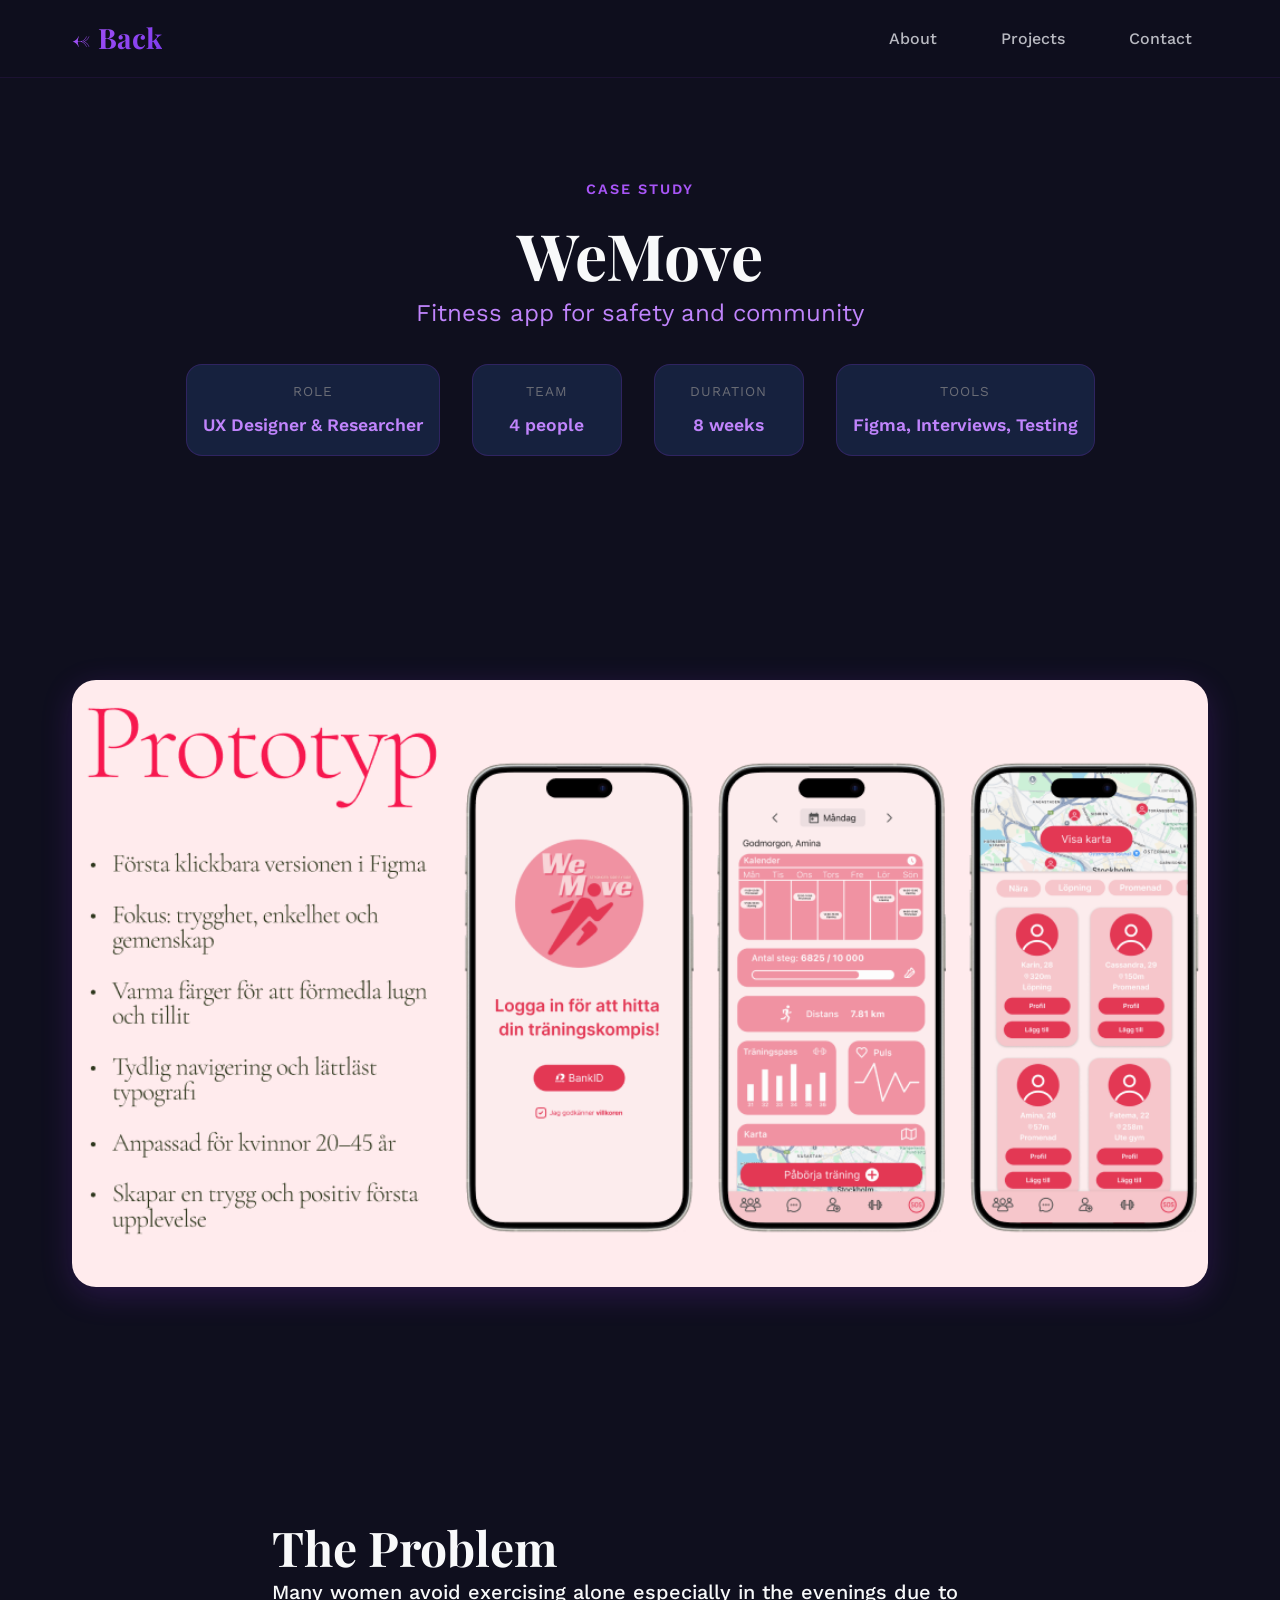
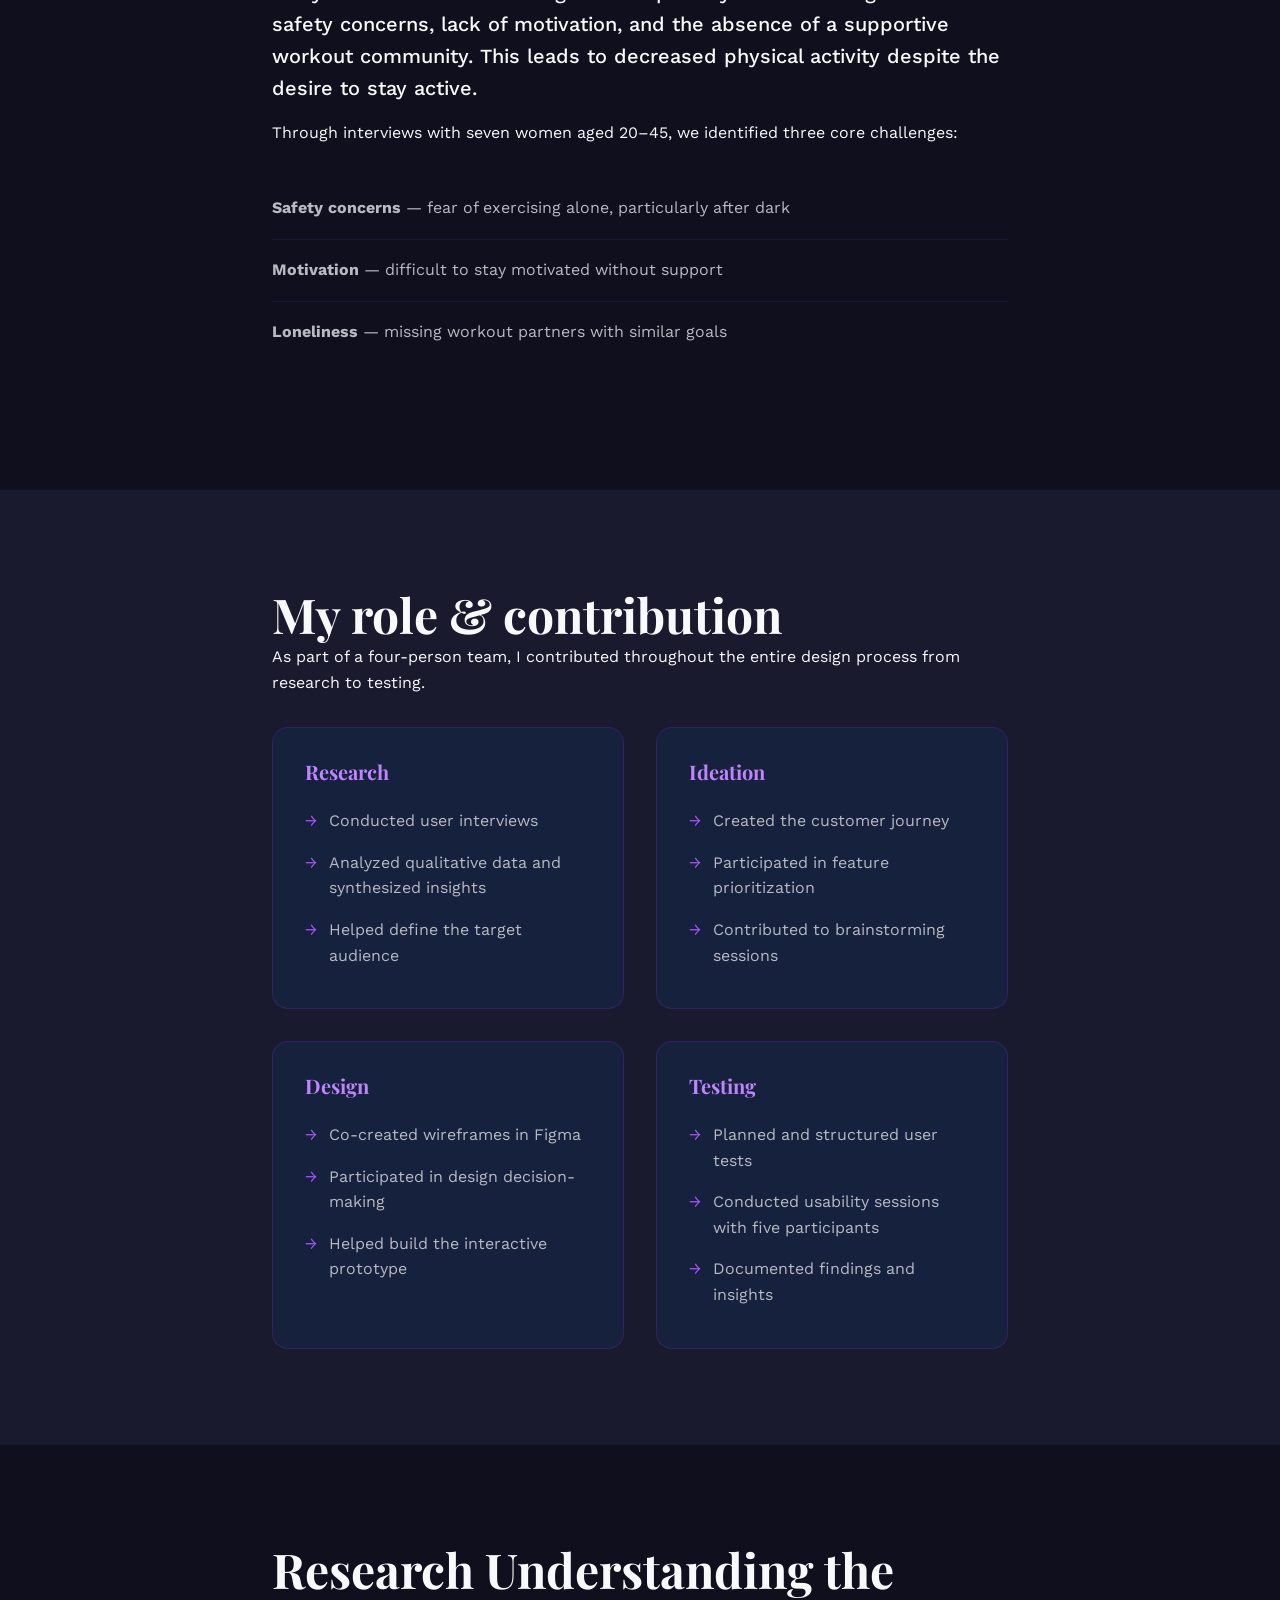
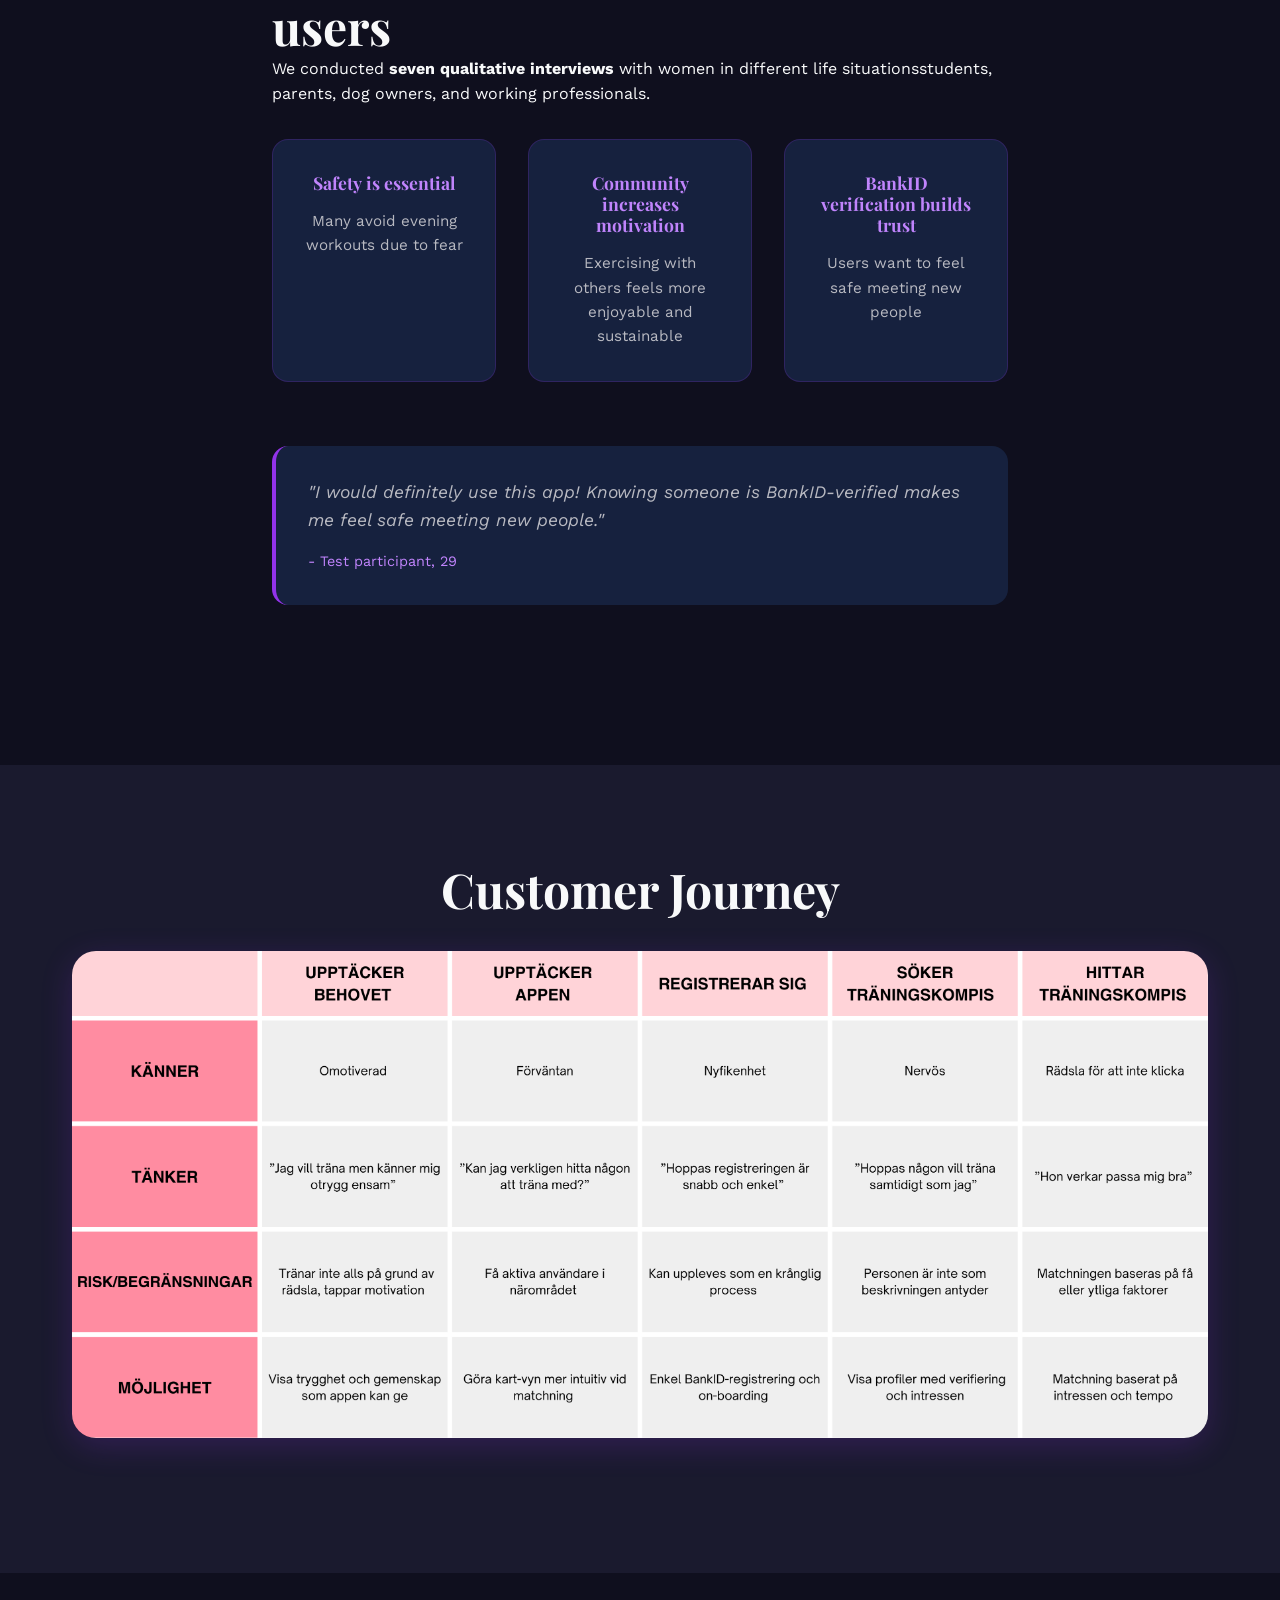
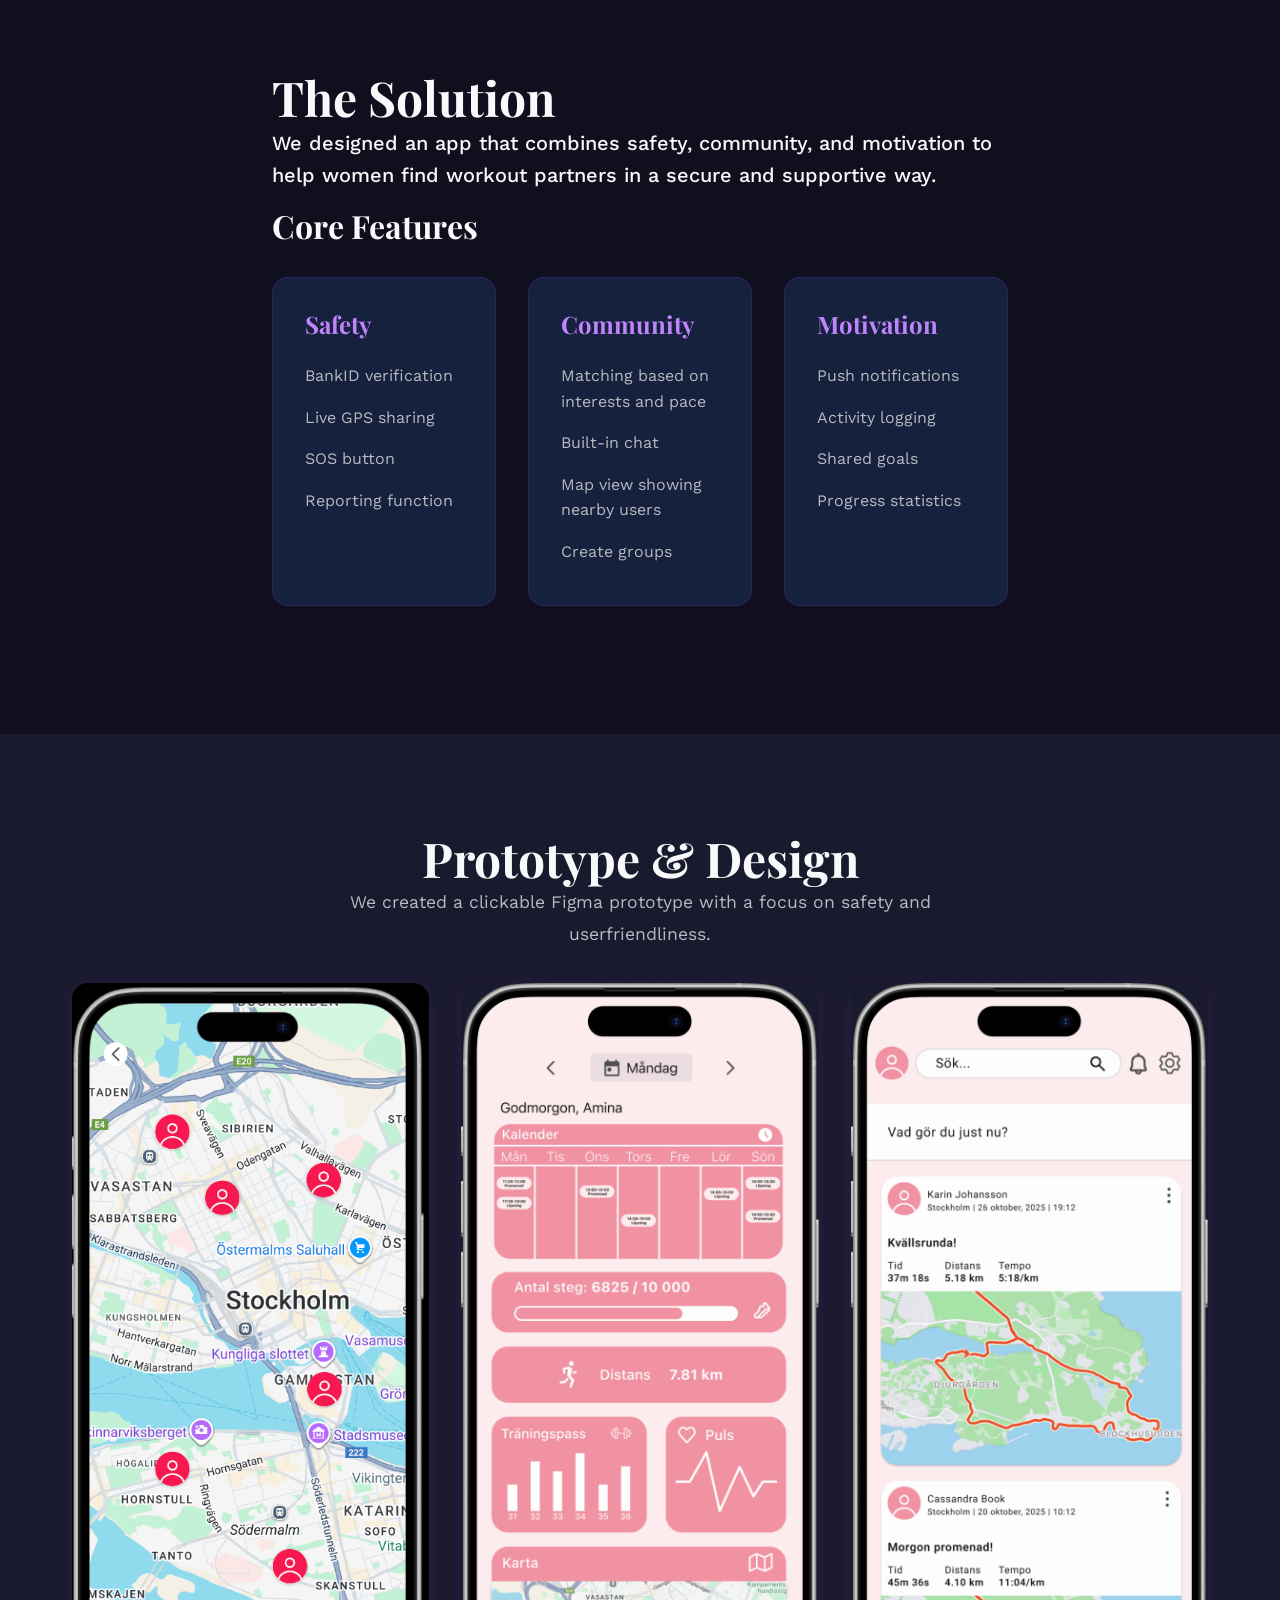
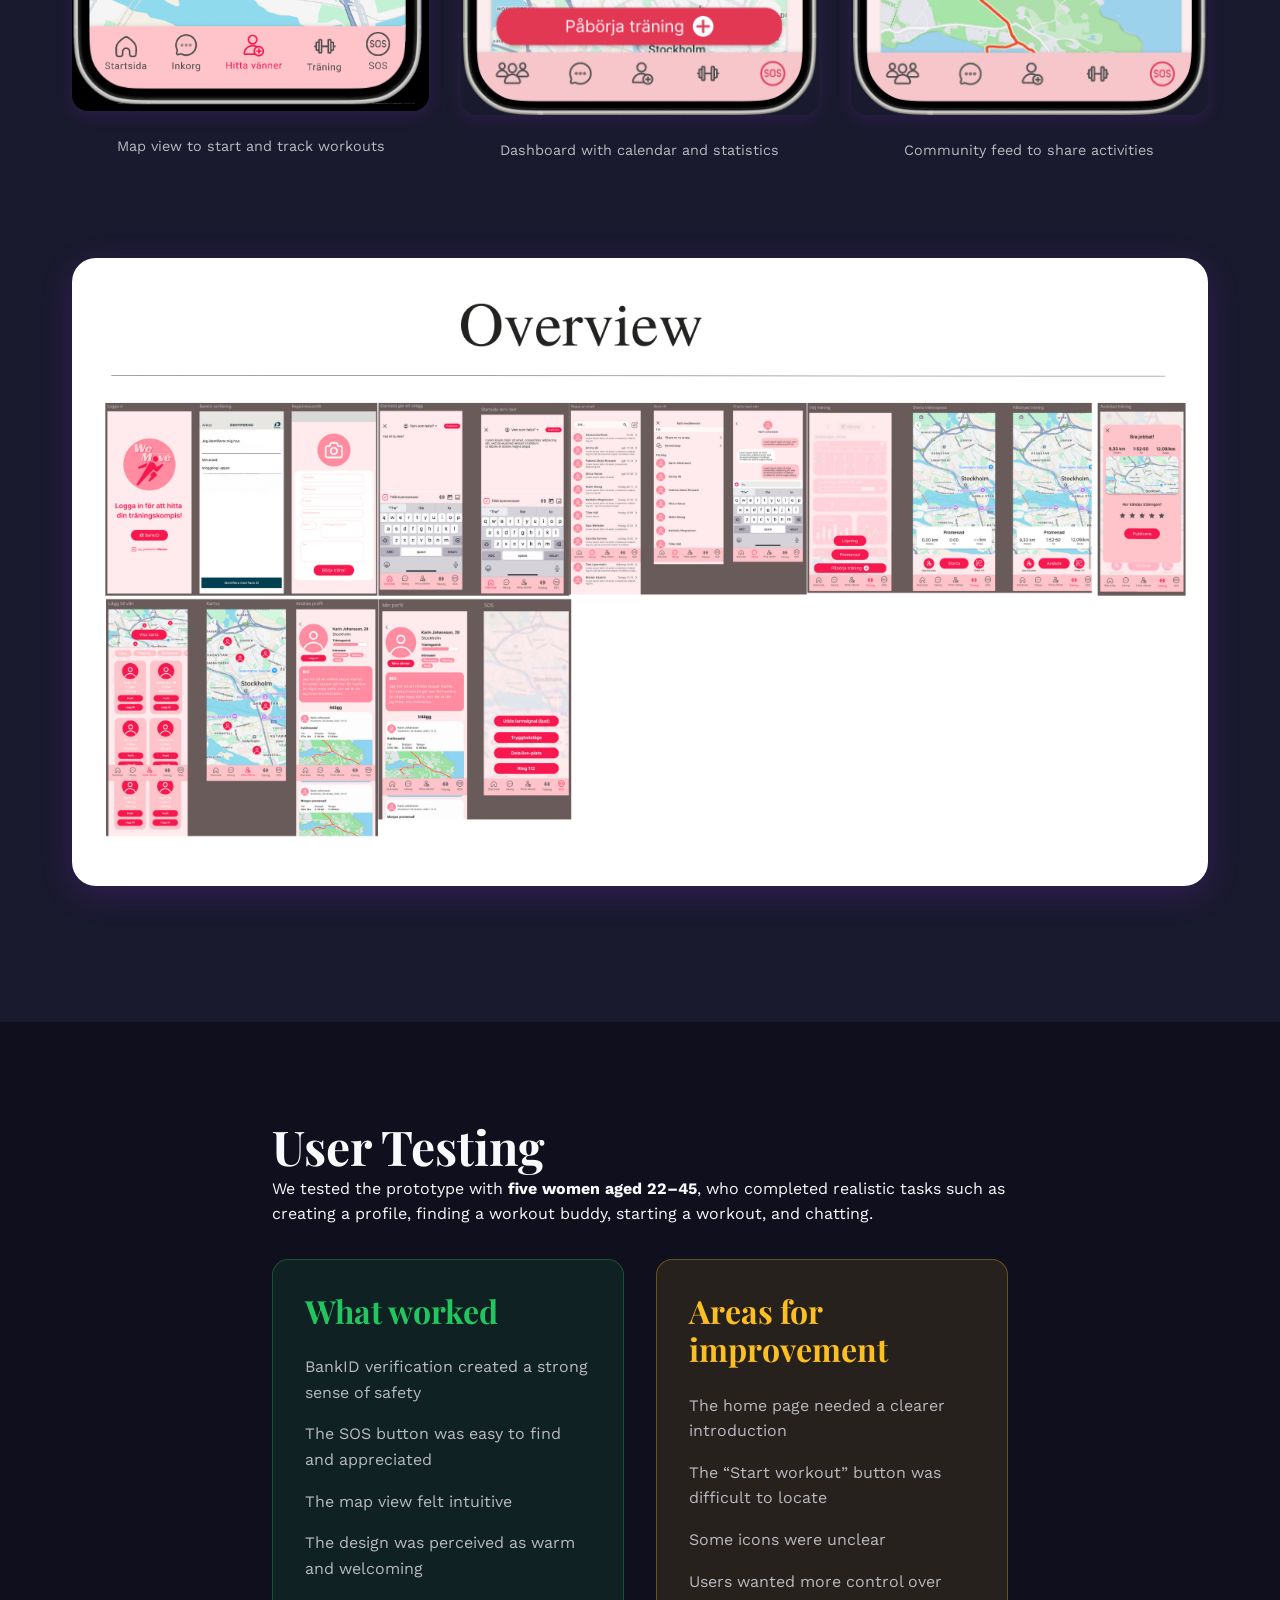
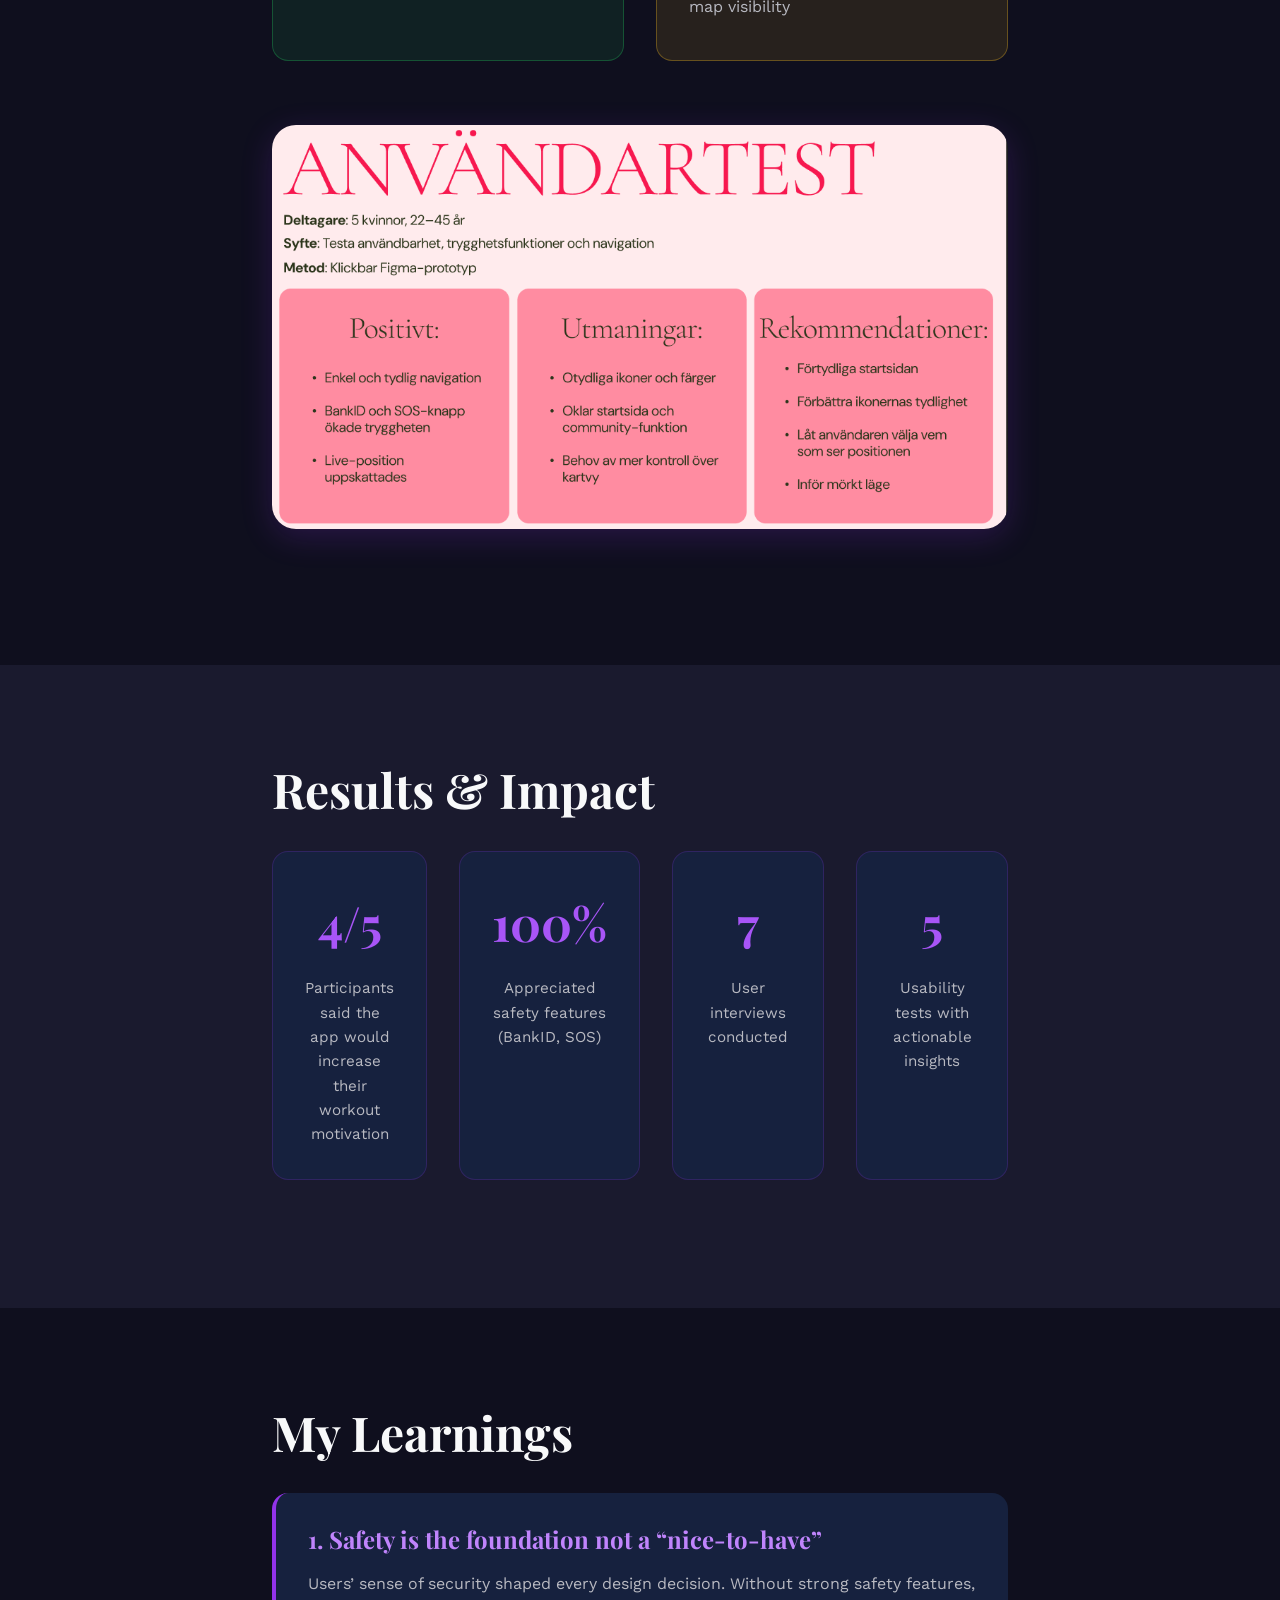
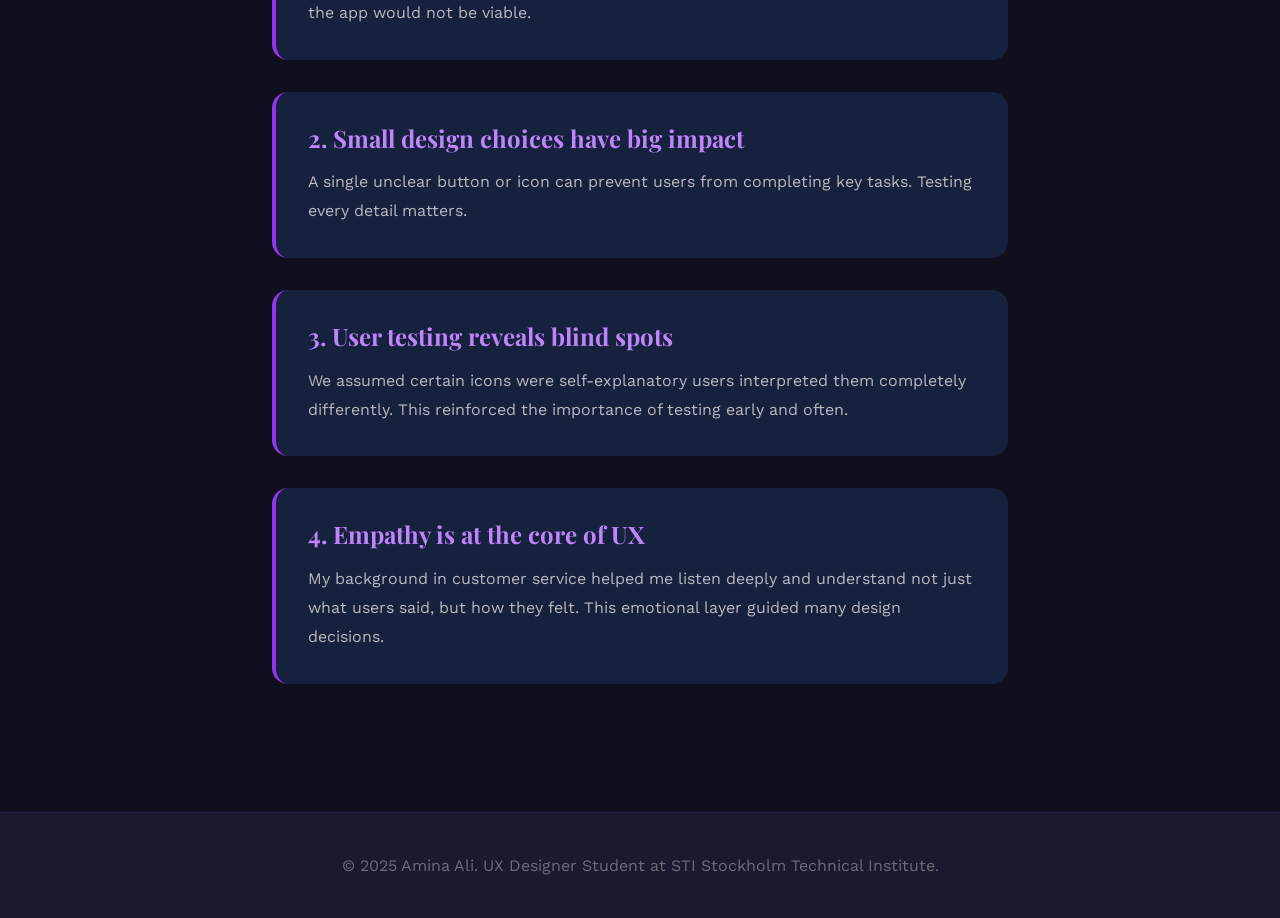
<file: wemove-case-study.html>
<!DOCTYPE html>
<html lang="en">
<head>
    <meta charset="UTF-8">
    <meta name="viewport" content="width=device-width, initial-scale=1.0">
    <title>WeMove Case Study - Amina Ali</title>
    <link rel="stylesheet" href="style.css">
    
    <!-- Google Fonts -->
    <link rel="preconnect" href="https://fonts.googleapis.com">
    <link rel="preconnect" href="https://fonts.gstatic.com" crossorigin>
    <link href="https://fonts.googleapis.com/css2?family=Playfair+Display:wght@400;600;700&family=Work+Sans:wght@300;400;500;600&display=swap" rel="stylesheet">
</head>
<body>

    <!-- NAVIGATION -->
    <nav class="navbar">
        <div class="nav-container">
            <a href="index.html" class="nav-logo">← Back</a>
            <ul class="nav-menu">
                <li><a href="index.html#about" class="nav-link">About</a></li>
                <li><a href="index.html#projects" class="nav-link">Projects</a></li>
                <li><a href="index.html#contact" class="nav-link">Contact</a></li>
            </ul>
        </div>
    </nav>

    <!-- CASE STUDY HERO -->
    <section class="case-hero">
        <div class="container">
            <span class="section-label">Case Study</span>
            <h1>WeMove</h1>
            <p class="case-subtitle">Fitness app for safety and community</p>
            
            <div class="case-meta">
                <div class="meta-item">
                    <span class="meta-label">Role</span>
                    <span class="meta-value">UX Designer & Researcher</span>
                </div>
                <div class="meta-item">
                    <span class="meta-label">Team</span>
                    <span class="meta-value">4 people</span>
                </div>
                <div class="meta-item">
                    <span class="meta-label">Duration</span>
                    <span class="meta-value">8 weeks</span>
                </div>
                <div class="meta-item">
                    <span class="meta-label">Tools</span>
                    <span class="meta-value">Figma, Interviews, Testing</span>
                </div>
            </div>
        </div>
    </section>

    <!-- PROTOTYPE SHOWCASE -->
    <section class="case-section">
        <div class="container">
            <img src="images/App prortyp.png" alt="WeMove Prototype" class="case-image-full">
        </div>
    </section>

    <!-- PROBLEM -->
    <section class="case-section">
        <div class="container-narrow">
            <h2>The Problem</h2>
            <p class="lead-text">
                Many women avoid exercising alone especially in the evenings due to safety concerns, lack of motivation, and the absence of a supportive workout community. This leads to decreased physical activity despite the desire to stay active.
            </p>
            <p>
                Through interviews with seven women aged 20–45, we identified three core challenges:
            </p>
            <ul class="case-list">
                <li><strong>Safety concerns</strong> — fear of exercising alone, particularly after dark</li>
                <li><strong>Motivation</strong> — difficult to stay motivated without support</li>
                <li><strong>Loneliness</strong> — missing workout partners with similar goals</li>
            </ul>
        </div>
    </section>

    <!-- MY ROLE -->
    <section class="case-section bg-dark">
        <div class="container-narrow">
            <h2>My role & contribution</h2>
            <p>
                As part of a four-person team, I contributed throughout the entire design process from research to testing.
            </p>
            
            <div class="role-grid">
                <div class="role-card">
                    <h3>Research</h3>
                    <ul>
                        <li>Conducted user interviews</li>
                        <li>Analyzed qualitative data and synthesized insights</li>
                        <li>Helped define the target audience</li>
                    </ul>
                </div>
                
                <div class="role-card">
                    <h3>Ideation</h3>
                    <ul>
                        <li>Created the customer journey</li>
                        <li>Participated in feature prioritization</li>
                        <li>Contributed to brainstorming sessions</li>
                    </ul>
                </div>
                
                <div class="role-card">
                    <h3>Design</h3>
                    <ul>
                        <li>Co-created wireframes in Figma</li>
                        <li>Participated in design decision-making</li>
                        <li>Helped build the interactive prototype</li>
                    </ul>
                </div>
                
                <div class="role-card">
                    <h3>Testing</h3>
                    <ul>
                        <li>Planned and structured user tests</li>
                        <li>Conducted usability sessions with five participants</li>
                        <li>Documented findings and insights</li>
                    </ul>
                </div>
            </div>
        </div>
    </section>

    <!-- RESEARCH -->
    <section class="case-section">
        <div class="container-narrow">
            <h2>Research Understanding the users</h2>
            <p>
                We conducted <strong>seven qualitative interviews</strong> with women in different life situationsstudents, parents, dog owners, and working professionals.
            </p>
            
            <div class="insight-boxes">
                <div class="insight-box">
                    <h4>Safety is essential</h4>
                    <p>Many avoid evening workouts due to fear</p>
                </div>
                
                <div class="insight-box">
                    <h4>Community increases motivation</h4>
                    <p>Exercising with others feels more enjoyable and sustainable</p>
                </div>
                
                <div class="insight-box">
                    <h4>BankID verification builds trust</h4>
                    <p>Users want to feel safe meeting new people</p>
                </div>
            </div>

            <blockquote class="user-quote">
                "I would definitely use this app! Knowing someone is BankID-verified makes me feel safe meeting new people."
                <cite>- Test participant, 29</cite>
            </blockquote>
        </div>
    </section>

    <!-- CUSTOMER JOURNEY -->
    <section class="case-section bg-dark">
        <div class="container">
            <h2 class="text-center">Customer Journey</h2>
            <img src="images/Customer Journey.png" alt="Customer Journey - WeMove" class="case-image-full">
        </div>
    </section>

    <!-- SOLUTION -->
    <section class="case-section">
        <div class="container-narrow">
            <h2>The Solution</h2>
            <p class="lead-text">
                We designed an app that combines safety, community, and motivation to help women find workout partners in a secure and supportive way.
            </p>
            
            <h3>Core Features</h3>
            
            <div class="feature-grid">
                <div class="feature-card">
                    <h4>Safety</h4>
                    <ul>
                        <li>BankID verification</li>
                        <li>Live GPS sharing</li>
                        <li>SOS button</li>
                        <li>Reporting function</li>
                    </ul>
                </div>
                
                <div class="feature-card">
                    <h4>Community</h4>
                    <ul>
                        <li>Matching based on interests and pace</li>
                        <li>Built-in chat</li>
                        <li>Map view showing nearby users</li>
                        <li>Create groups</li>
                    </ul>
                </div>
                
                <div class="feature-card">
                    <h4>Motivation</h4>
                    <ul>
                        <li>Push notifications</li>
                        <li>Activity logging</li>
                        <li>Shared goals</li>
                        <li>Progress statistics</li>
                    </ul>
                </div>
            </div>
        </div>
    </section>

    <!-- APP SCREENS -->
    <section class="case-section bg-dark">
        <div class="container">
            <h2 class="text-center">Prototype & Design</h2>
            <p class="text-center section-description">
                We created a clickable Figma prototype with a focus on safety and userfriendliness.
            </p>
            
            <div class="screens-grid">
                <div class="screen-item">
                    <img src="images/2 karta.png" alt="Map view - Start workout">
                    <p class="screen-caption">Map view to start and track workouts</p>
                </div>
                
                <div class="screen-item">
                    <img src="images/Statik.png" alt="Dashboard with statistics">
                    <p class="screen-caption">Dashboard with calendar and statistics</p>
                </div>
                
                <div class="screen-item">
                    <img src="images/Community.png" alt="Community feed">
                    <p class="screen-caption">Community feed to share activities</p>
                </div>
            </div>
            
            <div style="margin-top: 3rem;">
                <img src="images/1 overview.png" alt="Overview of all screens" class="case-image-full">
            </div>
        </div>
    </section>

    <!-- TESTING -->
    <section class="case-section">
        <div class="container-narrow">
            <h2>User Testing</h2>
            <p>
                We tested the prototype with <strong>five women aged 22–45</strong>, who completed realistic tasks such as creating a profile, finding a workout buddy, starting a workout, and chatting.
            </p>
            
            <div class="test-results">
                <div class="result-positive">
                    <h3>What worked</h3>
                    <ul>
                        <li>BankID verification created a strong sense of safety</li>
                        <li>The SOS button was easy to find and appreciated</li>
                        <li>The map view felt intuitive</li>
                        <li>The design was perceived as warm and welcoming</li>
                    </ul>
                </div>
                
                <div class="result-improvements">
                    <h3>Areas for improvement</h3>
                    <ul>
                        <li>The home page needed a clearer introduction</li>
                        <li>The “Start workout” button was difficult to locate</li>
                        <li>Some icons were unclear</li>
                        <li>Users wanted more control over map visibility</li>
                    </ul>
                </div>
            </div>
            
            <img src="images/App användartest.png" alt="Results from user testing" class="case-image-full" style="margin-top: 2rem;">
        </div>
    </section>

    <!-- RESULTS -->
    <section class="case-section bg-dark">
        <div class="container-narrow">
            <h2>Results & Impact</h2>
            
            <div class="stats-grid">
                <div class="stat-card">
                    <span class="stat-big">4/5</span>
                    <p>Participants said the app would increase their workout motivation</p>
                </div>
                
                <div class="stat-card">
                    <span class="stat-big">100%</span>
                    <p>Appreciated safety features (BankID, SOS)</p>
                </div>
                
                <div class="stat-card">
                    <span class="stat-big">7</span>
                    <p>User interviews conducted</p>
                </div>
                
                <div class="stat-card">
                    <span class="stat-big">5</span>
                    <p>Usability tests with actionable insights</p>
                </div>
            </div>
        </div>
    </section>

    <!-- LEARNINGS -->
    <section class="case-section">
        <div class="container-narrow">
            <h2>My Learnings</h2>
            
            <div class="learning-cards">
                <div class="learning-card">
                    <h4>1. Safety is the foundation not a “nice-to-have”</h4>
                    <p>
                        Users’ sense of security shaped every design decision. Without strong safety features, the app would not be viable.
                    </p>
                </div>
                
                <div class="learning-card">
                    <h4>2. Small design choices have big impact</h4>
                    <p>
                        A single unclear button or icon can prevent users from completing key tasks. Testing every detail matters.
                    </p>
                </div>
                
                <div class="learning-card">
                    <h4>3. User testing reveals blind spots</h4>
                    <p>
                        We assumed certain icons were self-explanatory users interpreted them completely differently. This reinforced the importance of testing early and often.
                    </p>
                </div>
                
                <div class="learning-card">
                    <h4>4. Empathy is at the core of UX</h4>
                    <p>
                        My background in customer service helped me listen deeply and understand not just what users said, but how they felt. This emotional layer guided many design decisions.
                    </p>
                </div>
            </div>
        </div>
    </section>


    <!-- FOOTER -->
    <footer class="footer">
        <div class="container">
            <p>&copy; 2025 Amina Ali. UX Designer Student at STI Stockholm Technical Institute.</p>
        </div>
    </footer>

</body>
</html>
</file>
<file: style.css>
/* ============================================
   AMINA'S PORTFOLIO - CSS
   Dark theme med lila accenter
   ============================================ */

/* === ROOT VARIABLES === */
/* Här kan du enkelt ändra färger! */
:root {
    /* Lila färgpalett från din moodboard */
    --purple-100: #E9D5FF;
    --purple-200: #D8B4FE;
    --purple-300: #C084FC;
    --purple-400: #A855F7;
    --purple-500: #9333EA;
    --purple-600: #7C3AED;
    --purple-700: #6D28D9;
    --purple-800: #5B21B6;
    --purple-900: #4C1D95;
    
    /* Mörka nyanser */
    --bg-dark: #0F0F1E;
    --bg-dark-secondary: #1A1A2E;
    --bg-dark-card: #16213E;
    
    /* Ljusa nyanser (för text) */
    --text-primary: #F8F9FA;
    --text-secondary: #B8B9C1;
    --text-muted: #6B6D76;
    
    /* Accent färger */
    --accent-gold: #D4AF37;
    --accent-white: #FFFFFF;
    
    /* Typografi */
    --font-display: 'Playfair Display', serif;
    --font-body: 'Work Sans', sans-serif;
    
    /* Spacing */
    --spacing-xs: 0.5rem;
    --spacing-sm: 1rem;
    --spacing-md: 2rem;
    --spacing-lg: 4rem;
    --spacing-xl: 6rem;
    
    /* Border radius */
    --radius-sm: 8px;
    --radius-md: 16px;
    --radius-lg: 24px;
    --radius-full: 9999px;
    
    /* Shadows */
    --shadow-sm: 0 2px 8px rgba(147, 51, 234, 0.1);
    --shadow-md: 0 4px 16px rgba(147, 51, 234, 0.15);
    --shadow-lg: 0 8px 32px rgba(147, 51, 234, 0.2);
    --shadow-glow: 0 0 40px rgba(147, 51, 234, 0.3);
}

/* === RESET === */
* {
    margin: 0;
    padding: 0;
    box-sizing: border-box;
}

html {
    scroll-behavior: smooth;
    font-size: 16px;
}

body {
    font-family: var(--font-body);
    background-color: var(--bg-dark);
    color: var(--text-primary);
    line-height: 1.6;
    overflow-x: hidden;
}

.container {
    max-width: 1200px;
    margin: 0 auto;
    padding: 0 var(--spacing-md);
}

/* === TYPOGRAPHY === */
h1, h2, h3, h4, h5, h6 {
    font-family: var(--font-display);
    font-weight: 700;
    line-height: 1.2;
}

h1 { font-size: 4rem; }
h2 { font-size: 3rem; }
h3 { font-size: 2rem; }
h4 { font-size: 1.5rem; }

p {
    margin-bottom: 1rem;
}

a {
    color: inherit;
    text-decoration: none;
}

/* === NAVIGATION === */
.navbar {
    position: fixed;
    top: 0;
    left: 0;
    right: 0;
    background: rgba(15, 15, 30, 0.95);
    backdrop-filter: blur(10px);
    border-bottom: 1px solid rgba(147, 51, 234, 0.1);
    z-index: 1000;
    padding: var(--spacing-sm) 0;
}

.nav-container {
    max-width: 1200px;
    margin: 0 auto;
    padding: 0 var(--spacing-md);
    display: flex;
    justify-content: space-between;
    align-items: center;
}

.nav-logo {
    font-family: var(--font-display);
    font-size: 1.75rem;
    font-weight: 700;
    background: linear-gradient(135deg, var(--purple-400), var(--purple-600));
    -webkit-background-clip: text;
    -webkit-text-fill-color: transparent;
    background-clip: text;
    transition: transform 0.3s ease;
}

.nav-logo:hover {
    transform: scale(1.05);
}

.nav-menu {
    display: flex;
    list-style: none;
    gap: var(--spacing-md);
}

.nav-link {
    color: var(--text-secondary);
    font-weight: 500;
    padding: 0.5rem 1rem;
    border-radius: var(--radius-sm);
    transition: all 0.3s ease;
    position: relative;
}

.nav-link::after {
    content: '';
    position: absolute;
    bottom: 0;
    left: 50%;
    transform: translateX(-50%);
    width: 0;
    height: 2px;
    background: linear-gradient(90deg, var(--purple-400), var(--purple-600));
    transition: width 0.3s ease;
}

.nav-link:hover {
    color: var(--text-primary);
}

.nav-link:hover::after {
    width: 80%;
}

.theme-toggle {
    cursor: pointer;
    font-size: 1.5rem;
    padding: 0.5rem;
    transition: transform 0.3s ease;
}

.theme-toggle:hover {
    transform: rotate(20deg) scale(1.1);
}

/* === HERO SECTION === */
.hero {
    position: relative;
    min-height: 100vh;
    display: flex;
    align-items: center;
    padding-top: 80px;
    overflow: hidden;
}

/* Animated gradient background */
.hero-background {
    position: absolute;
    top: 0;
    left: 0;
    right: 0;
    bottom: 0;
    z-index: 0;
}

.gradient-orb {
    position: absolute;
    border-radius: 50%;
    filter: blur(80px);
    opacity: 0.3;
    animation: float 20s ease-in-out infinite;
}

.orb-1 {
    width: 500px;
    height: 500px;
    background: radial-gradient(circle, var(--purple-500), transparent);
    top: -10%;
    right: -10%;
    animation-delay: 0s;
}

.orb-2 {
    width: 400px;
    height: 400px;
    background: radial-gradient(circle, var(--purple-700), transparent);
    bottom: -10%;
    left: -10%;
    animation-delay: 7s;
}

.orb-3 {
    width: 350px;
    height: 350px;
    background: radial-gradient(circle, var(--purple-600), transparent);
    top: 50%;
    left: 50%;
    animation-delay: 14s;
}

@keyframes float {
    0%, 100% { transform: translate(0, 0); }
    33% { transform: translate(50px, -50px); }
    66% { transform: translate(-50px, 50px); }
}

.hero-content {
    position: relative;
    z-index: 1;
    display: grid;
    grid-template-columns: 1fr 1fr;
    gap: var(--spacing-lg);
    align-items: center;
    max-width: 1200px;
    margin: 0 auto;
    padding: 0 var(--spacing-md);
}

.hero-greeting {
    font-size: 1.25rem;
    color: var(--purple-300);
    margin-bottom: var(--spacing-xs);
    font-weight: 500;
}

.hero-name {
    font-size: 5rem;
    margin-bottom: var(--spacing-sm);
    background: linear-gradient(135deg, var(--text-primary), var(--purple-300));
    -webkit-background-clip: text;
    -webkit-text-fill-color: transparent;
    background-clip: text;
}

.hero-title {
    font-size: 2rem;
    color: var(--purple-400);
    margin-bottom: var(--spacing-md);
    font-weight: 600;
}

.hero-description {
    font-size: 1.1rem;
    color: var(--text-secondary);
    line-height: 1.8;
    margin-bottom: var(--spacing-md);
}

.hero-cta {
    display: flex;
    gap: var(--spacing-sm);
}

/* Buttons */
.btn {
    display: inline-block;
    padding: 1rem 2rem;
    border-radius: var(--radius-full);
    font-weight: 600;
    transition: all 0.3s ease;
    cursor: pointer;
    border: none;
    font-size: 1rem;
}

.btn-primary {
    background: linear-gradient(135deg, var(--purple-500), var(--purple-700));
    color: white;
    box-shadow: var(--shadow-md);
}

.btn-primary:hover {
    transform: translateY(-2px);
    box-shadow: var(--shadow-glow);
}

.btn-secondary {
    background: transparent;
    color: var(--purple-300);
    border: 2px solid var(--purple-500);
}

.btn-secondary:hover {
    background: var(--purple-500);
    color: white;
    transform: translateY(-2px);
}

/* Hero Image */
.hero-image {
    display: flex;
    justify-content: center;
    align-items: center;
}

.image-placeholder {
    width: 100%;
    max-width: 400px;
}

.placeholder-circle {
    width: 100%;
    aspect-ratio: 1;
    background: linear-gradient(135deg, var(--purple-600), var(--purple-800));
    border-radius: 50%;
    box-shadow: var(--shadow-glow);
    position: relative;
    overflow: hidden;
}

.placeholder-circle::before {
    content: '';
    position: absolute;
    top: -50%;
    left: -50%;
    width: 200%;
    height: 200%;
    background: linear-gradient(45deg, transparent, rgba(255,255,255,0.1), transparent);
    animation: shimmer 3s infinite;
}

@keyframes shimmer {
    0% { transform: translateX(-100%) translateY(-100%) rotate(45deg); }
    100% { transform: translateX(100%) translateY(100%) rotate(45deg); }
}

/* Scroll Indicator */
.scroll-indicator {
    position: absolute;
    bottom: var(--spacing-md);
    left: 50%;
    transform: translateX(-50%);
    text-align: center;
    color: var(--text-muted);
    font-size: 0.9rem;
    z-index: 1;
}

.scroll-arrow {
    width: 2px;
    height: 30px;
    background: var(--purple-500);
    margin: var(--spacing-xs) auto 0;
    animation: scroll-bounce 2s infinite;
}

@keyframes scroll-bounce {
    0%, 100% { transform: translateY(0); opacity: 1; }
    50% { transform: translateY(10px); opacity: 0.5; }
}

/* === SECTION HEADERS === */
.section-header {
    text-align: center;
    margin-bottom: var(--spacing-lg);
}

.section-header.centered {
    text-align: center;
}

.section-label {
    display: inline-block;
    font-size: 0.9rem;
    text-transform: uppercase;
    letter-spacing: 2px;
    color: var(--purple-400);
    margin-bottom: var(--spacing-sm);
    font-weight: 600;
}

.section-title {
    font-size: 3rem;
    margin-bottom: var(--spacing-sm);
    background: linear-gradient(135deg, var(--text-primary), var(--purple-300));
    -webkit-background-clip: text;
    -webkit-text-fill-color: transparent;
    background-clip: text;
}

.section-description {
    font-size: 1.1rem;
    color: var(--text-secondary);
    max-width: 700px;
    margin: 0 auto;
    line-height: 1.8;
}

/* === ABOUT SECTION === */
.about {
    padding: var(--spacing-xl) 0;
    background: var(--bg-dark-secondary);
}

.about-content {
    display: grid;
    grid-template-columns: 1.5fr 1fr;
    gap: var(--spacing-lg);
}

.about-text {
    font-size: 1.1rem;
    color: var(--text-secondary);
    line-height: 1.8;
}

.lead-text {
    font-size: 1.25rem;
    color: var(--text-primary);
    font-weight: 500;
}

/* Experience Timeline */
.experience-timeline h3 {
    color: var(--purple-300);
    margin-bottom: var(--spacing-md);
}

.timeline-item {
    position: relative;
    padding-left: var(--spacing-md);
    margin-bottom: var(--spacing-md);
    border-left: 2px solid var(--purple-600);
}

.timeline-marker {
    position: absolute;
    left: -6px;
    top: 0;
    width: 12px;
    height: 12px;
    background: var(--purple-500);
    border-radius: 50%;
    box-shadow: 0 0 0 4px var(--bg-dark-secondary);
}

.timeline-date {
    font-size: 0.85rem;
    color: var(--purple-300);
    font-weight: 600;
    text-transform: uppercase;
    letter-spacing: 1px;
}

.timeline-content h4 {
    color: var(--text-primary);
    margin: var(--spacing-xs) 0;
}

.timeline-company {
    color: var(--purple-400);
    font-weight: 600;
    margin-bottom: var(--spacing-xs);
}

.timeline-content p:last-child {
    color: var(--text-secondary);
    font-size: 0.95rem;
}

/* === SKILLS SECTION === */
.skills {
    padding: var(--spacing-xl) 0;
}

.skills-grid {
    display: grid;
    grid-template-columns: repeat(2, 1fr);
    gap: var(--spacing-md);
}

.skill-category {
    background: var(--bg-dark-card);
    padding: var(--spacing-md);
    border-radius: var(--radius-lg);
    border: 1px solid rgba(147, 51, 234, 0.2);
    transition: all 0.3s ease;
}

.skill-category:hover {
    transform: translateY(-5px);
    border-color: var(--purple-500);
    box-shadow: var(--shadow-lg);
}

.category-icon {
    font-size: 2.5rem;
    margin-bottom: var(--spacing-sm);
}

.skill-category h3 {
    color: var(--purple-300);
    margin-bottom: var(--spacing-sm);
}

.skill-tags {
    display: flex;
    flex-wrap: wrap;
    gap: var(--spacing-xs);
}

.skill-tag {
    display: inline-block;
    padding: 0.5rem 1rem;
    background: rgba(147, 51, 234, 0.15);
    color: var(--purple-200);
    border-radius: var(--radius-full);
    font-size: 0.9rem;
    border: 1px solid rgba(147, 51, 234, 0.3);
    transition: all 0.3s ease;
}

.skill-tag:hover {
    background: var(--purple-600);
    color: white;
    transform: translateY(-2px);
}

/* === PROJECTS SECTION === */
.projects {
    padding: var(--spacing-xl) 0;
    background: var(--bg-dark-secondary);
}

.projects-grid {
    display: grid;
    gap: var(--spacing-lg);
}

.project-card {
    background: var(--bg-dark-card);
    border-radius: var(--radius-lg);
    overflow: hidden;
    border: 1px solid rgba(147, 51, 234, 0.2);
    transition: all 0.3s ease;
}

.project-card:hover {
    transform: translateY(-8px);
    box-shadow: var(--shadow-lg);
    border-color: var(--purple-500);
}

.project-card.featured {
    display: grid;
    grid-template-columns: 1fr 1fr;
}

.project-image {
    position: relative;
    height: 400px;
    background: linear-gradient(135deg, var(--purple-700), var(--purple-900));
    overflow: hidden;
}

.project-image img {
    width: 100%;
    height: 100%;
    object-fit: cover;
    transition: transform 0.5s ease;
}

.project-card:hover .project-image img {
    transform: scale(1.05);
}

.project-overlay {
    position: absolute;
    bottom: 0;
    left: 0;
    right: 0;
    padding: var(--spacing-sm);
    background: linear-gradient(to top, rgba(0,0,0,0.8), transparent);
}

.project-category {
    color: var(--purple-200);
    font-size: 0.85rem;
    font-weight: 600;
    text-transform: uppercase;
    letter-spacing: 1px;
}

.project-content {
    padding: var(--spacing-md);
}

.project-title {
    color: var(--text-primary);
    margin-bottom: var(--spacing-xs);
}

.project-subtitle {
    color: var(--purple-300);
    font-size: 1.1rem;
    margin-bottom: var(--spacing-sm);
}

.project-description {
    color: var(--text-secondary);
    line-height: 1.7;
    margin-bottom: var(--spacing-md);
}

.project-stats {
    display: flex;
    gap: var(--spacing-md);
    margin-bottom: var(--spacing-md);
    padding: var(--spacing-sm) 0;
    border-top: 1px solid rgba(147, 51, 234, 0.2);
    border-bottom: 1px solid rgba(147, 51, 234, 0.2);
}

.stat {
    display: flex;
    flex-direction: column;
    align-items: center;
}

.stat-number {
    font-size: 1.75rem;
    font-weight: 700;
    color: var(--purple-400);
    font-family: var(--font-display);
}

.stat-label {
    font-size: 0.85rem;
    color: var(--text-muted);
    text-align: center;
}

.project-tags {
    display: flex;
    flex-wrap: wrap;
    gap: var(--spacing-xs);
    margin-bottom: var(--spacing-md);
}

.tag {
    padding: 0.4rem 0.9rem;
    background: rgba(147, 51, 234, 0.15);
    color: var(--purple-200);
    border-radius: var(--radius-full);
    font-size: 0.85rem;
    border: 1px solid rgba(147, 51, 234, 0.3);
}

.project-link {
    display: inline-flex;
    align-items: center;
    gap: 0.5rem;
    color: var(--purple-300);
    font-weight: 600;
    transition: all 0.3s ease;
}

.project-link:hover {
    color: var(--purple-200);
    gap: 1rem;
}

.arrow {
    transition: transform 0.3s ease;
}

.project-link:hover .arrow {
    transform: translateX(5px);
}

/* Coming Soon Card */
.coming-soon {
    display: flex;
    align-items: center;
    justify-content: center;
    min-height: 300px;
    background: var(--bg-dark-card);
    border: 2px dashed rgba(147, 51, 234, 0.3);
}

.coming-soon-content {
    text-align: center;
    padding: var(--spacing-md);
}

.coming-soon-icon {
    font-size: 3rem;
    margin-bottom: var(--spacing-sm);
}

.coming-soon h3 {
    color: var(--text-secondary);
    margin-bottom: var(--spacing-xs);
}

.coming-soon p {
    color: var(--text-muted);
}

/* === CONTACT SECTION === */
.contact {
    padding: var(--spacing-xl) 0;
}

.contact-cards {
    display: grid;
    grid-template-columns: repeat(3, 1fr);
    gap: var(--spacing-md);
    max-width: 900px;
    margin: 0 auto;
}

.contact-card {
    background: var(--bg-dark-card);
    padding: var(--spacing-md);
    border-radius: var(--radius-lg);
    text-align: center;
    border: 1px solid rgba(147, 51, 234, 0.2);
    transition: all 0.3s ease;
    cursor: pointer;
}

.contact-card:hover {
    transform: translateY(-8px);
    border-color: var(--purple-500);
    box-shadow: var(--shadow-lg);
}

.contact-icon {
    font-size: 2.5rem;
    margin-bottom: var(--spacing-sm);
}

.contact-card h3 {
    color: var(--purple-300);
    margin-bottom: var(--spacing-xs);
    font-size: 1.25rem;
}

.contact-card p {
    color: var(--text-secondary);
    margin: 0;
}

.contact-card:hover p {
    color: var(--text-primary);
}

/* === FOOTER === */
.footer {
    background: var(--bg-dark-secondary);
    padding: var(--spacing-md) 0;
    text-align: center;
    border-top: 1px solid rgba(147, 51, 234, 0.1);
}

.footer p {
    color: var(--text-muted);
    margin: var(--spacing-xs) 0;
}

.footer-note {
    color: var(--purple-400);
}

/* === CASE STUDY STYLES === */

.case-hero {
    padding: calc(80px + var(--spacing-xl)) 0 var(--spacing-xl) 0;
    text-align: center;
}

.case-subtitle {
    font-size: 1.5rem;
    color: var(--purple-300);
    margin-bottom: var(--spacing-md);
}

.case-meta {
    display: flex;
    justify-content: center;
    gap: var(--spacing-md);
    flex-wrap: wrap;
    margin-top: var(--spacing-md);
}

.meta-item {
    display: flex;
    flex-direction: column;
    align-items: center;
    padding: var(--spacing-sm);
    background: var(--bg-dark-card);
    border-radius: var(--radius-md);
    min-width: 150px;
    border: 1px solid rgba(147, 51, 234, 0.2);
}

.meta-label {
    font-size: 0.85rem;
    color: var(--text-muted);
    text-transform: uppercase;
    letter-spacing: 1px;
    margin-bottom: 0.5rem;
}

.meta-value {
    font-size: 1.1rem;
    color: var(--purple-300);
    font-weight: 600;
}

.case-section {
    padding: var(--spacing-xl) 0;
}

.case-section.bg-dark {
    background: var(--bg-dark-secondary);
}

.container-narrow {
    max-width: 800px;
    margin: 0 auto;
    padding: 0 var(--spacing-md);
}

.text-center {
    text-align: center;
}

.case-image-full {
    width: 100%;
    border-radius: var(--radius-lg);
    box-shadow: var(--shadow-lg);
    margin: var(--spacing-md) 0;
}

.case-list {
    list-style: none;
    padding: 0;
    margin: var(--spacing-md) 0;
}

.case-list li {
    padding: var(--spacing-sm) 0;
    border-bottom: 1px solid rgba(147, 51, 234, 0.1);
    color: var(--text-secondary);
    line-height: 1.8;
}

.case-list li:last-child {
    border-bottom: none;
}

.role-grid {
    display: grid;
    grid-template-columns: repeat(2, 1fr);
    gap: var(--spacing-md);
    margin-top: var(--spacing-md);
}

.role-card {
    background: var(--bg-dark-card);
    padding: var(--spacing-md);
    border-radius: var(--radius-md);
    border: 1px solid rgba(147, 51, 234, 0.2);
}

.role-card h3 {
    color: var(--purple-300);
    margin-bottom: var(--spacing-sm);
    font-size: 1.25rem;
}

.role-card ul {
    list-style: none;
    padding: 0;
    color: var(--text-secondary);
}

.role-card li {
    padding: 0.5rem 0;
    padding-left: 1.5rem;
    position: relative;
}

.role-card li::before {
    content: '→';
    position: absolute;
    left: 0;
    color: var(--purple-400);
}

.insight-boxes {
    display: grid;
    grid-template-columns: repeat(3, 1fr);
    gap: var(--spacing-md);
    margin: var(--spacing-md) 0;
}

.insight-box {
    background: var(--bg-dark-card);
    padding: var(--spacing-md);
    border-radius: var(--radius-md);
    text-align: center;
    border: 1px solid rgba(147, 51, 234, 0.2);
}

.insight-icon {
    font-size: 2.5rem;
    margin-bottom: var(--spacing-sm);
}

.insight-box h4 {
    color: var(--purple-300);
    margin-bottom: var(--spacing-sm);
    font-size: 1.1rem;
}

.insight-box p {
    color: var(--text-secondary);
    font-size: 0.95rem;
    margin: 0;
}

.user-quote {
    background: var(--bg-dark-card);
    padding: var(--spacing-md);
    border-left: 4px solid var(--purple-500);
    border-radius: var(--radius-md);
    margin: var(--spacing-lg) 0;
    font-size: 1.1rem;
    color: var(--text-secondary);
    font-style: italic;
}

.user-quote cite {
    display: block;
    margin-top: var(--spacing-sm);
    color: var(--purple-300);
    font-style: normal;
    font-size: 0.9rem;
}

.feature-grid {
    display: grid;
    grid-template-columns: repeat(3, 1fr);
    gap: var(--spacing-md);
    margin: var(--spacing-md) 0;
}

.feature-card {
    background: var(--bg-dark-card);
    padding: var(--spacing-md);
    border-radius: var(--radius-md);
    border: 1px solid rgba(147, 51, 234, 0.2);
}

.feature-card h4 {
    color: var(--purple-300);
    margin-bottom: var(--spacing-sm);
}

.feature-card ul {
    list-style: none;
    padding: 0;
    color: var(--text-secondary);
}

.feature-card li {
    padding: 0.5rem 0;
}

.screens-grid {
    display: grid;
    grid-template-columns: repeat(3, 1fr);
    gap: var(--spacing-md);
    margin: var(--spacing-md) 0;
}

.screen-item {
    text-align: center;
}

.screen-item img {
    width: 100%;
    border-radius: var(--radius-md);
    box-shadow: var(--shadow-md);
    margin-bottom: var(--spacing-sm);
}

.screen-caption {
    color: var(--text-secondary);
    font-size: 0.9rem;
}

.test-results {
    display: grid;
    grid-template-columns: repeat(2, 1fr);
    gap: var(--spacing-md);
    margin: var(--spacing-md) 0;
}

.result-positive, .result-improvements {
    padding: var(--spacing-md);
    border-radius: var(--radius-md);
}

.result-positive {
    background: rgba(34, 197, 94, 0.1);
    border: 1px solid rgba(34, 197, 94, 0.3);
}

.result-improvements {
    background: rgba(251, 191, 36, 0.1);
    border: 1px solid rgba(251, 191, 36, 0.3);
}

.result-positive h3 {
    color: #22C55E;
    margin-bottom: var(--spacing-sm);
}

.result-improvements h3 {
    color: #FBBF24;
    margin-bottom: var(--spacing-sm);
}

.result-positive ul, .result-improvements ul {
    list-style: none;
    padding: 0;
}

.result-positive li, .result-improvements li {
    padding: 0.5rem 0;
    color: var(--text-secondary);
}

.stats-grid {
    display: grid;
    grid-template-columns: repeat(4, 1fr);
    gap: var(--spacing-md);
    margin: var(--spacing-md) 0;
}

.stat-card {
    text-align: center;
    padding: var(--spacing-md);
    background: var(--bg-dark-card);
    border-radius: var(--radius-md);
    border: 1px solid rgba(147, 51, 234, 0.2);
}

.stat-big {
    display: block;
    font-size: 3rem;
    font-weight: 700;
    color: var(--purple-400);
    font-family: var(--font-display);
    margin-bottom: var(--spacing-sm);
}

.stat-card p {
    color: var(--text-secondary);
    font-size: 0.95rem;
    margin: 0;
}

.learning-cards {
    display: grid;
    gap: var(--spacing-md);
    margin: var(--spacing-md) 0;
}

.learning-card {
    background: var(--bg-dark-card);
    padding: var(--spacing-md);
    border-radius: var(--radius-md);
    border-left: 4px solid var(--purple-500);
}

.learning-card h4 {
    color: var(--purple-300);
    margin-bottom: var(--spacing-sm);
}

.learning-card p {
    color: var(--text-secondary);
    line-height: 1.8;
    margin: 0;
}

/* Case Study Responsive */
@media (max-width: 968px) {
    .role-grid {
        grid-template-columns: 1fr;
    }
    
    .insight-boxes {
        grid-template-columns: 1fr;
    }
    
    .feature-grid {
        grid-template-columns: 1fr;
    }
    
    .screens-grid {
        grid-template-columns: 1fr;
    }
    
    .test-results {
        grid-template-columns: 1fr;
    }
    
    .stats-grid {
        grid-template-columns: repeat(2, 1fr);
    }
}

@media (max-width: 640px) {
    .case-meta {
        flex-direction: column;
    }
    
    .meta-item {
        width: 100%;
    }
    
    .stats-grid {
        grid-template-columns: 1fr;
    }
}

/* === RESPONSIVE DESIGN === */

/* Tablets */
@media (max-width: 968px) {
    h1 { font-size: 3rem; }
    h2 { font-size: 2.5rem; }
    
    .hero-content {
        grid-template-columns: 1fr;
        text-align: center;
    }
    
    .hero-name {
        font-size: 4rem;
    }
    
    .hero-cta {
        justify-content: center;
    }
    
    .about-content {
        grid-template-columns: 1fr;
    }
    
    .skills-grid {
        grid-template-columns: 1fr;
    }
    
    .project-card.featured {
        grid-template-columns: 1fr;
    }
    
    .contact-cards {
        grid-template-columns: 1fr;
    }
}

/* Mobile */
@media (max-width: 640px) {
    :root {
        --spacing-lg: 3rem;
        --spacing-xl: 4rem;
    }
    
    h1 { font-size: 2.5rem; }
    h2 { font-size: 2rem; }
    h3 { font-size: 1.5rem; }
    
    .nav-menu {
        gap: var(--spacing-sm);
    }
    
    .nav-link {
        padding: 0.5rem;
        font-size: 0.9rem;
    }
    
    .hero {
        padding-top: 100px;
    }
    
    .hero-name {
        font-size: 2.5rem;
    }
    
    .hero-title {
        font-size: 1.5rem;
    }
    
    .hero-cta {
        flex-direction: column;
    }
    
    .btn {
        width: 100%;
        text-align: center;
    }
    
    .section-title {
        font-size: 2rem;
    }
    
    .project-image {
        height: 250px;
    }
    
    .project-stats {
        flex-direction: column;
        gap: var(--spacing-sm);
    }
}
.image-container {
    width: 100%;
    max-width: 400px;
}
/* === IMAGE GRID 🖼️ === */

.image-grid {
    display: grid;
    grid-template-columns: repeat(auto-fit, minmax(250px, 1fr));
    gap: var(--spacing-md);
    margin: var(--spacing-md) 0;
}

.image-grid img {
    width: 100%;
    border-radius: var(--radius-md);
    box-shadow: var(--shadow-md);
    transition: transform 0.3s ease, box-shadow 0.3s ease;
    object-fit: cover;
}

.image-grid img:hover {
    transform: translateY(-4px) scale(1.02);
    box-shadow: var(--shadow-glow);
}

/* Optional: caption styling */
.image-caption {
    text-align: center;
    color: var(--text-secondary);
    font-size: 0.9rem;
    margin-top: 0.5rem;
}
</file>
